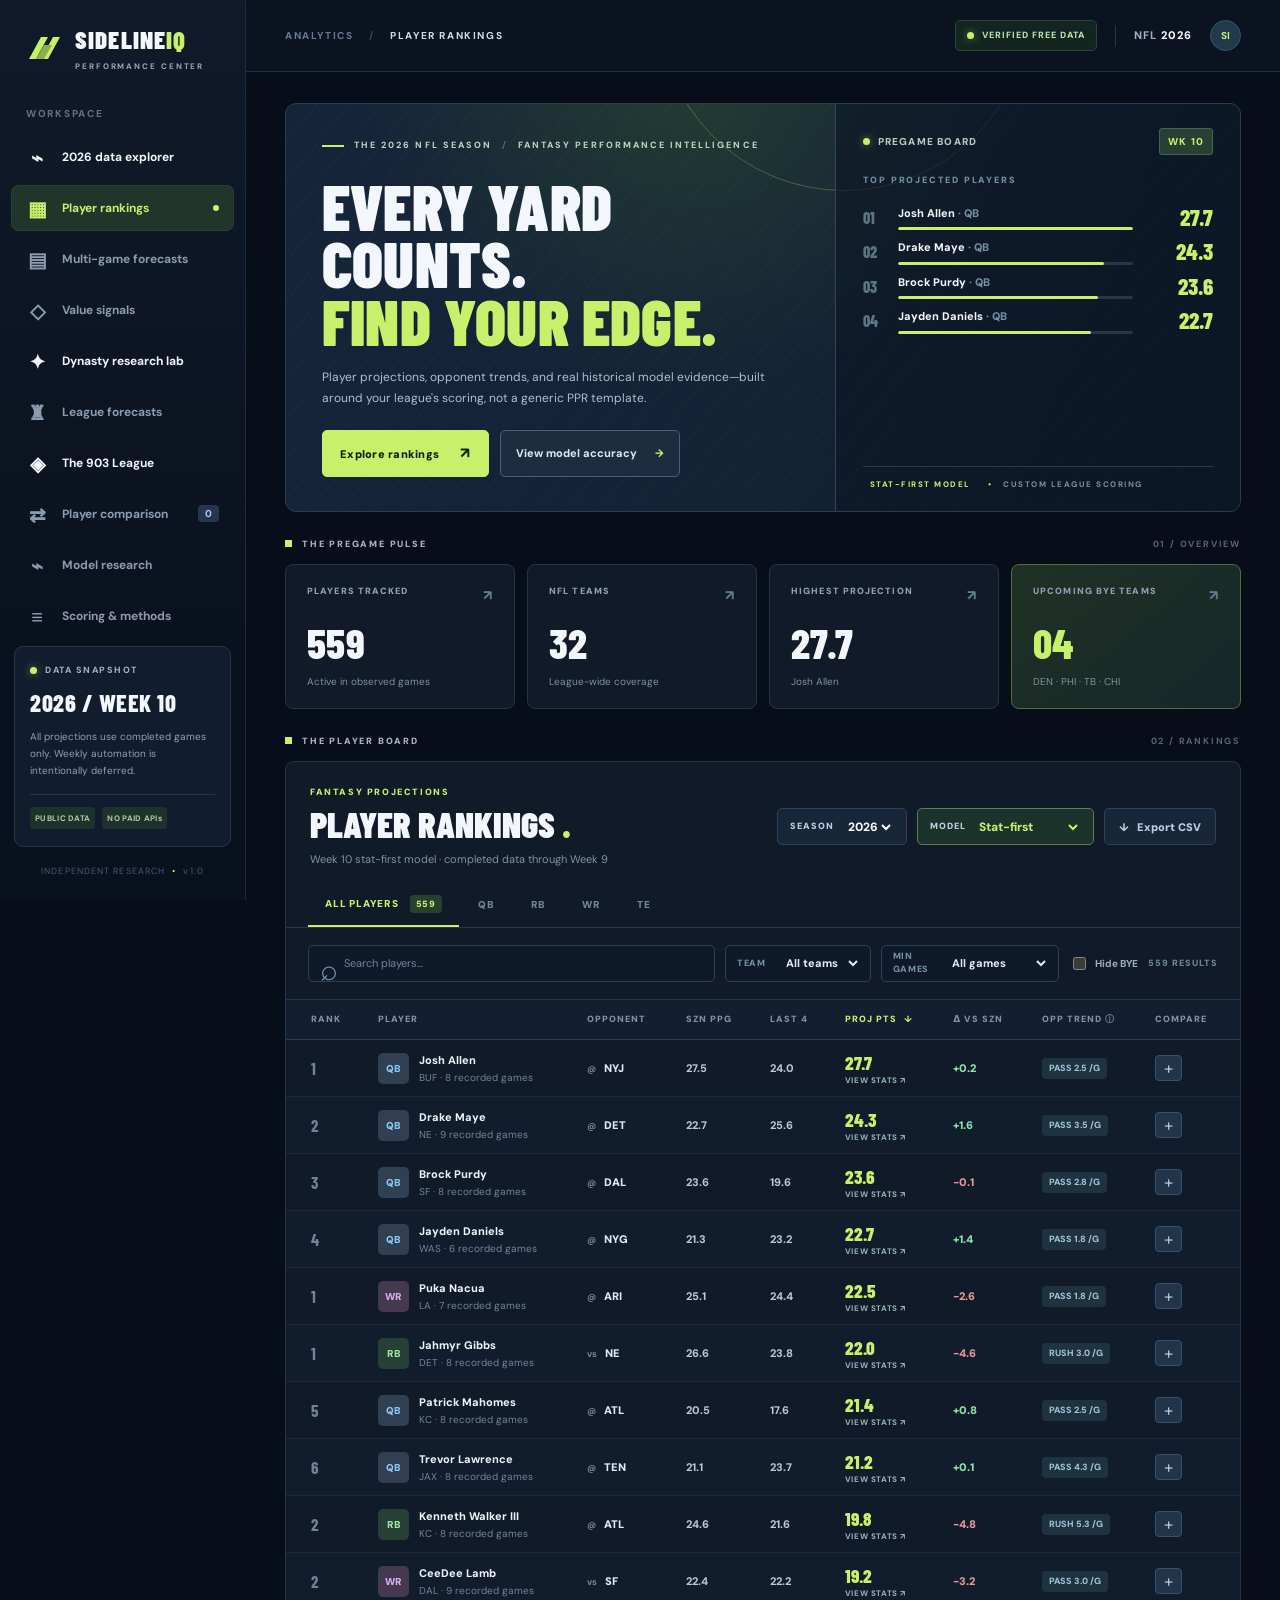
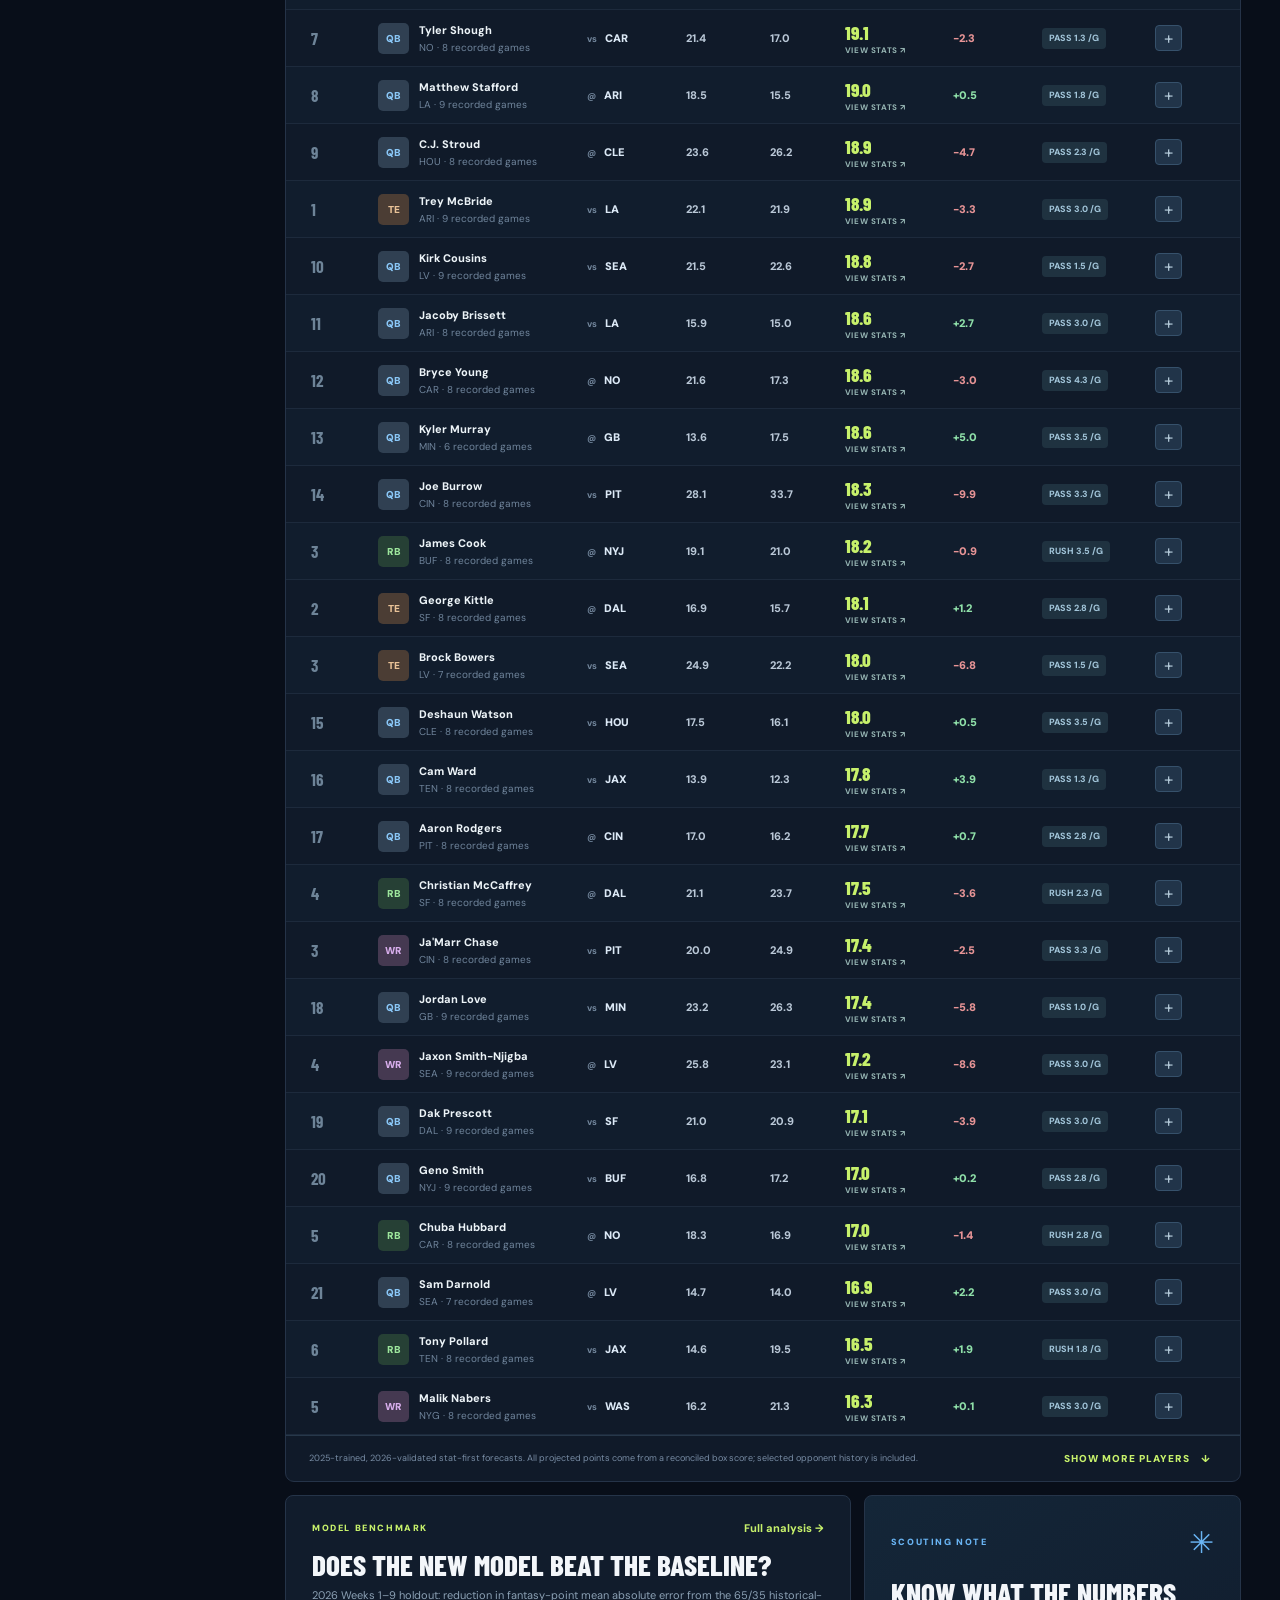
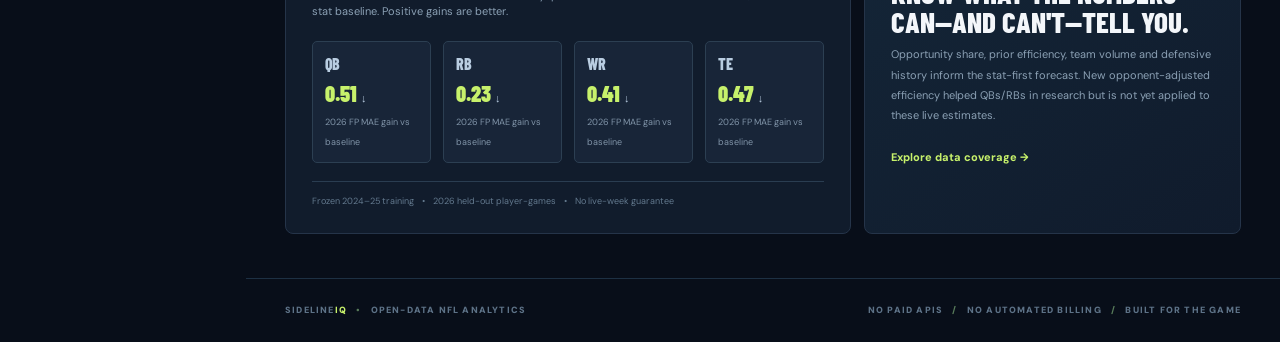
<file: index.html>
<!doctype html>
<html lang="en">
<head>
  <meta charset="UTF-8" />
  <meta name="viewport" content="width=device-width,initial-scale=1" />
  <meta name="theme-color" content="#080f1b" />
  <meta name="description" content="Independent NFL fantasy projections and matchup research. Custom scoring, verified free source data, and transparent model comparisons." />
  <title>Sideline Intelligence | NFL Performance Center</title>
  <link rel="stylesheet" href="./assets/styles.css?v=sleeper-league-20261115" />
</head>
<body>
  <div class="shell">
    <aside class="sidebar" aria-label="Main navigation">
      <div class="brand">
        <div class="brand-icon" aria-hidden="true">
          <svg viewBox="0 0 42 42" fill="none"><path d="M6 31 18 9h7L13 31H6Z" fill="#c7f16b"/><path d="M18 31 30 9h7L25 31h-7Z" fill="#c7f16b"/><path d="m21 17 8 0-8 14h-8l8-14Z" fill="#8aaf4d"/></svg>
        </div>
        <div class="brand-copy"><strong>SIDELINE<span>IQ</span></strong><small>PERFORMANCE CENTER</small></div>
      </div>
      <div class="nav-label">WORKSPACE</div>
      <nav class="nav-items">
        <a class="nav-item" href="./explorer-v2.html" style="text-decoration:none;color:inherit"><span class="nav-icon">⌁</span><span>2026 data explorer</span></a>
        <button class="nav-item active" data-view="rankings" aria-current="page"><span class="nav-icon">▦</span><span>Player rankings</span><span class="nav-indicator"></span></button>
        <button class="nav-item" data-view="forecasts"><span class="nav-icon">▤</span><span>Multi-game forecasts</span></button>
        <button class="nav-item" data-view="value"><span class="nav-icon">◇</span><span>Value signals</span></button>
        <a class="nav-item" href="./research.html" style="text-decoration:none;color:inherit"><span class="nav-icon">✦</span><span>Dynasty research lab</span></a>
        <button class="nav-item" data-view="league"><span class="nav-icon">♜</span><span>League forecasts</span></button>
        <a class="nav-item" href="./sleeper.html" style="text-decoration:none;color:inherit"><span class="nav-icon">◈</span><span>The 903 League</span></a>
        <button class="nav-item" data-view="comparison"><span class="nav-icon">⇄</span><span>Player comparison</span><span id="compareNavCount" class="nav-count">0</span></button>
        <button class="nav-item" data-view="research"><span class="nav-icon">⌁</span><span>Model research</span></button>
        <button class="nav-item" data-view="methodology"><span class="nav-icon">≡</span><span>Scoring & methods</span></button>
      </nav>
      <div class="sidebar-bottom">
        <div class="status-card">
          <div class="status-title"><span class="signal-dot"></span> DATA SNAPSHOT</div>
          <strong>2026 / WEEK <span id="sidebarWeek">10</span></strong>
          <p>All projections use completed games only. Weekly automation is intentionally deferred.</p>
          <div class="status-foot"><span>PUBLIC DATA</span><span>NO PAID APIs</span></div>
        </div>
        <div class="sidebar-credit">INDEPENDENT RESEARCH <span>•</span> v1.0</div>
      </div>
    </aside>

    <div class="main-column">
      <header class="topbar">
        <div class="topbar-left">
          <button class="mobile-menu" id="menuToggle" aria-label="Toggle navigation">☰</button>
          <span class="breadcrumbs">ANALYTICS <span>/</span> <strong id="breadcrumb">PLAYER RANKINGS</strong></span>
        </div>
        <div class="topbar-right">
          <div class="source-pill"><span class="signal-dot"></span> VERIFIED FREE DATA</div>
          <div class="topbar-separator"></div>
          <span class="season-top">NFL <span id="headerSeason">2026</span></span>
          <span class="avatar" aria-label="Sideline IQ">SI</span>
        </div>
      </header>

      <main class="content">
        <div class="load-error" id="loadError" role="alert" hidden>Dashboard data could not be loaded. Please refresh or check that the data file is deployed alongside the site.</div>

        <section id="view-rankings" class="view active" aria-labelledby="heroTitle">
          <div class="hero">
            <div class="hero-copy">
              <div class="eyebrow"><span class="eyebrow-line"></span> THE 2026 NFL SEASON <span class="eyebrow-divider">/</span> FANTASY PERFORMANCE INTELLIGENCE</div>
              <h1 id="heroTitle">Every yard counts.<br/><em>Find your edge.</em></h1>
              <p>Player projections, opponent trends, and real historical model evidence—built around your league's scoring, not a generic PPR template.</p>
              <div class="hero-actions">
                <button class="primary-btn" id="jumpRankings">Explore rankings <span>↗</span></button>
                <button class="ghost-btn" data-go="research">View model accuracy <span>→</span></button>
              </div>
            </div>
            <div class="hero-side">
              <div class="hero-side-top"><span><span class="pulse-dot"></span> PREGAME BOARD</span><span class="hero-side-week" id="heroWeek">WK 10</span></div>
              <div class="hero-side-label">TOP PROJECTED PLAYERS</div>
              <div id="heroLeaders" class="leader-bars">
                <div class="loading-line"></div><div class="loading-line"></div><div class="loading-line"></div>
              </div>
              <div class="hero-side-footer"><span id="heroModelLabel">STAT-FIRST MODEL</span> <span>•</span> CUSTOM LEAGUE SCORING</div>
            </div>
          </div>

          <div class="section-kicker"><span>THE PREGAME PULSE</span><span class="kicker-right">01 / OVERVIEW</span></div>
          <div class="metric-grid" id="metricGrid">
            <article class="metric-card"><div class="metric-label">PLAYERS TRACKED <span>↗</span></div><strong id="metricPlayers">—</strong><small>Active in observed games</small></article>
            <article class="metric-card"><div class="metric-label">NFL TEAMS <span>↗</span></div><strong id="metricTeams">—</strong><small>League-wide coverage</small></article>
            <article class="metric-card"><div class="metric-label">HIGHEST PROJECTION <span>↗</span></div><strong id="metricTop">—</strong><small id="metricTopName">Top-ranked player</small></article>
            <article class="metric-card accent-card"><div class="metric-label">UPCOMING BYE TEAMS <span>↗</span></div><strong id="metricByes">—</strong><small>Excluded from live matchups</small></article>
          </div>

          <section class="rank-section" id="rankingsAnchor">
            <div class="section-kicker"><span>THE PLAYER BOARD</span><span class="kicker-right">02 / RANKINGS</span></div>
            <div class="board">
              <div class="board-header">
                <div><div class="board-caption">FANTASY PROJECTIONS</div><h2>Player rankings <span class="title-dot">.</span></h2><p id="boardDescription">Week 10 validated stat-first projections · strictly prior-week data</p></div>
                <div class="board-header-actions">
                  <label class="select-wrap season-wrap">SEASON <select id="seasonSelect" aria-label="Select season"><option value="2026">2026</option><option value="2025">2025</option></select></label>
                  <label class="select-wrap model-wrap" id="modelFilterWrap">MODEL <select id="modelSelect" aria-label="Select projection method"><option value="stat-first">Stat-first</option><option value="baseline">65/35 baseline</option></select></label>
                  <button class="outline-btn" id="exportCsv" title="Download filtered rows as CSV">↓ <span>Export CSV</span></button>
                </div>
              </div>
              <div class="position-tabs" role="group" aria-label="Filter position">
                <button class="position-tab active" data-position="ALL">ALL PLAYERS <span id="countAll">—</span></button>
                <button class="position-tab" data-position="QB">QB</button>
                <button class="position-tab" data-position="RB">RB</button>
                <button class="position-tab" data-position="WR">WR</button>
                <button class="position-tab" data-position="TE">TE</button>
              </div>
              <div class="filter-row">
                <label class="search-box"><span aria-hidden="true">⌕</span><input id="playerSearch" placeholder="Search players..." aria-label="Search players" autocomplete="off"/></label>
                <label class="filter-select">TEAM <select id="teamFilter" aria-label="Filter team"><option value="ALL">All teams</option></select></label>
                <label class="filter-select">MIN GAMES <select id="gamesFilter" aria-label="Minimum observed games"><option value="0">All games</option><option value="3">3+</option><option value="5">5+</option><option value="8">8+</option></select></label>
                <label class="check-field" id="byeFilterLabel"><input type="checkbox" id="hideByes"/>Hide BYE</label>
                <div class="result-label"><span id="rowCount">—</span> RESULTS</div>
              </div>
              <div class="table-scroller">
                <table class="ranking-table">
                  <thead><tr>
                    <th><button class="sort-btn" data-sort="position_rank">RANK</button></th>
                    <th><button class="sort-btn" data-sort="name">PLAYER</button></th>
                    <th>OPPONENT</th>
                    <th><button class="sort-btn" data-sort="ppg">SZN PPG</button></th>
                    <th><button class="sort-btn" data-sort="recent_ppg">LAST 4</button></th>
                    <th><button class="sort-btn current" data-sort="expected_ppg">PROJ PTS <span>↓</span></button></th>
                    <th><button class="sort-btn" data-sort="delta">Δ VS SZN</button></th>
                    <th>OPP TREND <span class="help-icon" title="Opponent's prior four defensive games. Selected opponent history is used by stat-first models; newer quality-adjusted measures remain experimental.">ⓘ</span></th>
                    <th class="actions-head">COMPARE</th>
                  </tr></thead>
                  <tbody id="rankBody"><tr><td colspan="9" class="table-loading">Loading verified player statistics...</td></tr></tbody>
                </table>
              </div>
              <div class="board-footer"><span id="tableFootnote">Stat-first: forecast box-score stats first, then sum custom fantasy points.</span><button id="loadMore" class="show-more">SHOW MORE PLAYERS <span>↓</span></button></div>
            </div>
          </section>

          <div class="insight-grid">
            <section class="insight-card">
              <div class="insight-head"><span class="microtag">MODEL BENCHMARK</span><button class="text-btn" data-go="research">Full analysis →</button></div>
              <h3>Does the new model beat the baseline?</h3><p>2026 Weeks 1–9 holdout: reduction in fantasy-point mean absolute error from the 65/35 historical-stat baseline. Positive gains are better.</p>
              <div id="accuracyMini" class="accuracy-mini"></div>
              <div class="insight-foot">Frozen 2024–25 training <span>•</span> 2026 held-out player-games <span>•</span> No live-week guarantee</div>
            </section>
            <section class="insight-card scouting-card">
              <div class="insight-head"><span class="microtag blue">SCOUTING NOTE</span><span class="spark-star">✳</span></div>
              <h3>Know what the numbers can—and can't—tell you.</h3>
              <p>Opportunity share, prior efficiency, team volume and defensive history inform the stat-first forecast. New opponent-adjusted efficiency helped QBs/RBs in research but is not yet applied to these live estimates.</p>
              <button class="text-btn" data-go="methodology">Explore data coverage →</button>
            </section>
          </div>
        </section>

        <section id="view-forecasts" class="view alt-view" aria-labelledby="forecastHeading">
          <div class="alt-head lab-head"><div class="eyebrow"><span class="eyebrow-line"></span> WEEK 9 DATA CUTOFF / RESEARCH V1</div>
            <h1 id="forecastHeading">See the next game.<br/><em>See the season.</em></h1>
            <p>A separate 251-player research forecast for the next scheduled game, next four team games, and the rest of the regular season. Each fantasy projection is calculated from its predicted passing, rushing and receiving stats.</p>
            <span class="lab-warning">RESEARCH PREVIEW · CONDITIONAL ON PLAYING · WEEK 10 RESULTS EXCLUDED</span>
          </div>
          <div id="labLoad" class="lab-status" role="status">Loading the 251-player forecast snapshot…</div>
          <div class="lab-summary" id="labSummary" hidden></div>
          <div class="board lab-board">
            <div class="board-header"><div><div class="board-caption">MULTI-HORIZON FORECAST</div><h2>Upcoming player projections <span class="title-dot">.</span></h2><p>Game totals, four scheduled games and ROS totals—by the same underlying research data.</p></div>
              <button class="outline-btn" id="labCsv">↓ <span>Export forecasts</span></button>
            </div>
            <div class="filter-row lab-filters"><label class="search-box"><span aria-hidden="true">⌕</span><input id="forecastSearch" placeholder="Find a player or team…" aria-label="Search forecast players"/></label>
              <label class="filter-select">POSITION <select id="forecastPos" aria-label="Filter forecast position"><option value="ALL">All positions</option><option value="QB">QB</option><option value="RB">RB</option><option value="WR">WR</option><option value="TE">TE</option></select></label>
              <span class="result-label" id="forecastCount">— PLAYERS</span></div>
            <div class="table-scroller"><table class="ranking-table lab-table"><thead><tr>
              <th>PLAYER</th><th>NEXT GAME</th><th><button class="sort-btn" data-forecast-sort="next">GAME PTS</button></th>
              <th><button class="sort-btn" data-forecast-sort="four">NEXT 4 PTS</button></th><th><button class="sort-btn" data-forecast-sort="ros">ROS PTS</button></th>
              <th><button class="sort-btn" data-forecast-sort="gap">MODEL − RECENT</button></th><th>PLAYER CARD</th>
            </tr></thead><tbody id="forecastRows"><tr><td colspan="7" class="table-loading">Loading research projections…</td></tr></tbody></table></div>
            <div class="board-footer"><span>Weeks 2+ are allocations of horizon totals, not independent opponent-specific forecasts.</span><button id="labMore" class="show-more">SHOW MORE PLAYERS ↓</button></div>
          </div>
          <div class="lab-note">Next-four and ROS projections are sums across scheduled games, not per-game averages. All projections omit injury, availability and participation adjustments. Historical error bands in player cards are <strong>not calibrated prediction intervals</strong>.</div>
        </section>

        <section id="view-value" class="view alt-view" aria-labelledby="valueHeading">
          <div class="alt-head lab-head"><div class="eyebrow"><span class="eyebrow-line"></span> PRODUCTION VS MODEL / RESEARCH V1</div>
            <h1 id="valueHeading">Spot the gap.<br/><em>Question the price.</em></h1>
            <p>Compare a player's next-game statistical forecast with their last six recorded appearances. A positive gap flags modeled improvement; a negative gap flags potential regression. Neither proves underlying talent, trade value or injury status.</p>
            <span class="lab-warning">DESCRIPTIVE SIGNALS ONLY · NO MARKET PRICES OR INDEPENDENT TALENT SCORES</span>
          </div>
          <div class="lab-value-filter"><label class="search-box"><span aria-hidden="true">⌕</span><input id="valueSearch" placeholder="Search players…" aria-label="Search value candidates"/></label>
            <label class="filter-select">POSITION <select id="valuePos" aria-label="Filter value position"><option value="ALL">All positions</option><option value="QB">QB</option><option value="RB">RB</option><option value="WR">WR</option><option value="TE">TE</option></select></label></div>
          <div class="lab-value-grid"><section class="lab-signal-panel"><div class="lab-panel-top"><span class="microtag">MODEL ABOVE RECENT FORM</span><strong>Positive gap ↑</strong></div><p>Possible rebound or increased production, conditional on playing.</p><div id="valuePositive"></div></section>
            <section class="lab-signal-panel"><div class="lab-panel-top"><span class="microtag">MODEL BELOW RECENT FORM</span><strong>Negative gap ↓</strong></div><p>Recent scoring exceeds this model's next-game expectation.</p><div id="valueNegative"></div></section></div>
          <div class="lab-metric-panel"><div class="lab-panel-top"><div><span class="microtag">METRIC EFFECTIVENESS / HISTORICAL 2025</span><h2>Which inputs improved the estimates?</h2></div>
            <label class="filter-select">POSITION <select id="metricPos" aria-label="Filter metric study position"><option value="QB">QB</option><option value="RB">RB</option><option value="WR">WR</option><option value="TE">TE</option></select></label></div>
            <p>This compares the basic model with the fuller feature group on 2025 stat-by-stat research. Positive percentage-point changes favored the added features; negative changes did not. It does not establish causality or validate the exact released horizon model.</p>
            <div class="table-scroller"><table class="ranking-table lab-table"><thead><tr><th>STAT FORECAST</th><th>BASIC VS BASELINE</th><th>FULL VS BASELINE</th><th>ADDED FEATURES Δ</th></tr></thead><tbody id="labMetricRows"></tbody></table></div>
            <p class="lab-caveat">The requested NGS-style separation, cushion, RYOE, time-to-throw and CPOE inputs are not all verified in this free snapshot. We show only tested historical feature groups and explicitly leave independent talent scores unavailable.</p>
          </div>
        </section>

        <section id="view-league" class="view alt-view" aria-labelledby="leagueHeading">
          <div class="alt-head lab-head"><div class="eyebrow"><span class="eyebrow-line"></span> THE 903 LEAGUE / SLEEPER × SIDELINE IQ</div>
            <h1 id="leagueHeading">Your league.<br/><em>Our projections.</em></h1>
            <p>All fantasy teams, lineup projections, league matchups and rest-of-season outlooks—using Sleeper's public roster data and our independent Week 9 statistical forecasts.</p>
            <span class="lab-warning">FREE LIVE ROSTER LOOKUP · FROZEN RESEARCH THROUGH WEEK 9 · NO INJURY OR SNAP ADJUSTMENT</span>
          </div>
          <div class="league-connect"><div><span class="microtag">SLEEPER LEAGUE</span><label for="sleeperLeagueId">League ID or Sleeper link</label>
              <input id="sleeperLeagueId" value="1312056699070197760" autocomplete="off" inputmode="text" aria-label="Sleeper league ID or link" />
              <small>Saved only in this browser. Change the ID to inspect another league.</small></div>
            <button class="primary-btn" id="sleeperConnect">Load / refresh league ↻</button></div>
          <div class="lab-status" id="sleeperStatus" role="status">Open this tab to load The 903 League. No login or API key required.</div>
          <div class="league-overview" id="sleeperOverview" hidden></div>
          <div class="league-controls" id="sleeperControls" hidden>
            <label class="filter-select">WEEK <select id="sleeperWeek" aria-label="Select forecast week"><option value="10">10</option><option value="11">11</option><option value="12">12</option><option value="13">13</option><option value="14">14</option><option value="15">15</option><option value="16">16</option><option value="17">17</option><option value="18">18</option></select></label>
            <div class="league-horizons" role="group" aria-label="League projection horizon">
              <button class="active" data-league-horizon="week">Selected week</button><button data-league-horizon="four">Next 4 weeks</button><button data-league-horizon="ros">ROS</button>
            </div>
          </div>
          <div id="sleeperMatchups" class="league-matchups"></div>
          <div class="league-section-label"><h2>Projected league standings <span class="title-dot">.</span></h2><p>Optimized starting lineups under your league's roster positions—not Sleeper's live fantasy scores.</p></div>
          <div class="league-table-wrap"><div class="table-scroller"><table class="ranking-table league-table"><thead><tr>
            <th>RANK</th><th>FANTASY TEAM</th><th>RECORD</th><th>PROJECTED STARTER POINTS</th><th>MODELED COVERAGE</th><th>VIEW</th>
          </tr></thead><tbody id="sleeperTeams"><tr><td colspan="6" class="table-loading">League projections will appear here.</td></tr></tbody></table></div></div>
          <div id="sleeperDetail" class="league-detail"></div>
          <p class="lab-note">These projections assume the current roster stays intact and that projected players participate. The system optimizes a potential lineup for each scheduled week; it does <strong>not</strong> predict managers' actual start/sit decisions. Missing model coverage is disclosed, not treated as evidence of zero player ability. Scoring uses the eight fantasy categories approved for Sideline IQ, which may differ from ancillary Sleeper league settings.</p>
        </section>

        <section id="view-comparison" class="view alt-view" aria-labelledby="compareHeading">
          <div class="alt-head"><div class="eyebrow"><span class="eyebrow-line"></span> DECISION WORKBENCH / 02</div><h1 id="compareHeading">Head-to-head.<br/><em>No guesswork.</em></h1><p>Pin two players from the rankings to compare their expected points, four-game form, and weekly consistency.</p></div>
          <div class="compare-pickers">
            <label>PLAYER ONE <select id="compareFirst"><option value="">Choose a player</option></select></label>
            <span class="versus">VS</span>
            <label>PLAYER TWO <select id="compareSecond"><option value="">Choose a player</option></select></label>
          </div>
          <div id="compareResults" class="compare-grid"><div class="empty-state wide">Select two players to see your matchup.</div></div>
          <div class="compare-footnote">The 2026 stat-first models use prior player, team and opponent tendencies. There is no injury adjustment, and advanced opponent-quality adjustments are still experimental.</div>
        </section>

        <section id="view-research" class="view alt-view" aria-labelledby="researchHeading">
          <div class="alt-head"><div class="eyebrow"><span class="eyebrow-line"></span> VALIDATION LAB / 03</div><h1 id="researchHeading">Trust the test.<br/><em>Challenge the model.</em></h1><p>2025-selected, stat-first models validated against nine complete 2026 weeks. All predictions use your scoring and information from earlier games.</p></div>
          <div class="research-banner"><span class="research-banner-icon">✓</span><div><strong>2026 holdout validation complete</strong><p>2,616 recorded-opportunity player-games across Weeks 1–9, with model weights trained on 2024–25. The additional opponent-efficiency experiment is exploratory.</p></div><span class="research-banner-tag">2026 HOLDOUT</span></div>
          <div class="research-grid" id="researchCards"></div>
          <div class="research-method"><span class="microtag">READ THE RESULT</span><h3>What counts as a meaningful win?</h3><div class="method-steps"><div><span>01</span><strong>Beat the history baseline</strong><p>Compare projected-stat fantasy errors against 65/35 historical stats.</p></div><div><span>02</span><strong>Hold out a new season</strong><p>Freeze 2024–25 model fitting and evaluate 2026 weeks separately.</p></div><div><span>03</span><strong>Use plausible stat lines</strong><p>Reconcile targets, catches, carries and touchdowns before scoring.</p></div></div><p class="research-caveat">* Adjusted-defense experiment is not part of the production projections. A positive result on 2026 is exploratory until verified again on untouched games.</p></div>
        </section>

        <section id="view-methodology" class="view alt-view" aria-labelledby="methodHeading">
          <div class="alt-head"><div class="eyebrow"><span class="eyebrow-line"></span> THE PLAYBOOK / 04</div><h1 id="methodHeading">Built for<br/><em>your league.</em></h1><p>Predict the box score, derive the fantasy score, and show every component. No subscriptions or paid-data dependencies.</p></div>
          <div class="method-grid">
            <section class="method-card"><span class="microtag">CUSTOM SCORING</span><h3>The points system</h3><div class="scoring-list">
              <div><span>Passing yard</span><strong>0.05</strong></div>
              <div><span>Passing TD</span><strong>4.0</strong></div>
              <div><span>Interception</span><strong class="negative">−2.0</strong></div>
              <div><span>Rushing / receiving yard</span><strong>0.10</strong></div>
              <div><span>Rushing / receiving TD</span><strong>6.0</strong></div>
              <div><span>RB / WR reception</span><strong>1.0</strong></div>
              <div><span>TE reception</span><strong>1.5</strong></div>
            </div></section>
            <section class="method-card"><span class="microtag">PREGAME ENGINE</span><h3>How the projection works</h3><div class="formula"><strong>01</strong> <span>PREDICT CARRIES, TARGETS & ATTEMPTS</span><div class="formula-plus">↓</div><strong>02</strong> <span>ESTIMATE YARDS, CATCHES, TDs & INTs</span><div class="formula-plus">↓</div><strong>03</strong> <span>SUM EXACT FANTASY POINTS</span></div><p>QB/TE use nonlinear per-stat models; RB/WR use regularized football-analytics models. All inputs end before Week 10. You can switch back to the 65/35 historical-stat baseline from the rankings.</p></section>
          </div>
          <section class="coverage-card"><span class="microtag">FEATURE AVAILABILITY</span><h3>What we can verify for free</h3><div class="coverage-table">
            <div><span>QB passing air yards / attempt</span><strong class="available">AVAILABLE</strong></div>
            <div><span>Opponent explosive rush/pass plays allowed</span><strong class="available">AVAILABLE</strong></div>
            <div><span>Opponent air yards / YAC allowed</span><strong class="available">AVAILABLE</strong></div>
            <div><span>QB rushes inside the 10</span><strong class="unavailable">DEFERRED</strong></div>
            <div><span>Rushing yards over expected (RYOE)</span><strong class="unavailable">NOT VERIFIED</strong></div>
            <div><span>Slot / outside / inline alignment splits</span><strong class="unavailable">DEFERRED</strong></div>
          </div><p class="source-note">Source: publicly available <a href="https://github.com/nflverse/nflverse-data/releases/tag/stats_player" target="_blank" rel="noopener">nflverse weekly player statistics</a> and the existing 2024–25 player-game research. Matchup descriptors use completed defensive games. Week 10 is a pregame snapshot based on data through Week 9.</p></section>
        </section>
      </main>
      <footer class="footer"><span>SIDELINE<span class="lime">IQ</span> <span class="divider-dot">•</span> OPEN-DATA NFL ANALYTICS</span><span>NO PAID APIS <span class="divider-dot">/</span> NO AUTOMATED BILLING <span class="divider-dot">/</span> BUILT FOR THE GAME</span></footer>
    </div>
  </div>

  <div class="drawer-backdrop" id="drawerBackdrop" hidden></div>
  <aside class="player-drawer" id="playerDrawer" aria-label="Player details" aria-modal="true" role="dialog" hidden>
    <div class="drawer-head"><span>PLAYER INTELLIGENCE</span><button class="drawer-close" id="drawerClose" aria-label="Close player details">×</button></div>
    <div id="drawerContent"></div>
  </aside>
  <div class="drawer-backdrop" id="labDrawerBackdrop" hidden></div>
  <aside class="player-drawer" id="labDrawer" aria-label="Research player card" aria-modal="true" role="dialog" hidden>
    <div class="drawer-head"><span>RESEARCH PLAYER CARD</span><button class="drawer-close" id="labDrawerClose" aria-label="Close research player card">×</button></div>
    <div id="labDrawerContent"></div>
  </aside>
  <script src="./assets/research-lab.js?v=research-v1-metrics-20261115" defer></script>
  <script src="./assets/sleeper-core.js?v=sleeper-league-20261115" defer></script>
  <script src="./assets/sleeper-league.js?v=sleeper-league-20261115" defer></script>
  <script src="./assets/app.js?v=sleeper-league-20261115" defer></script>
</body>
</html>
</file>
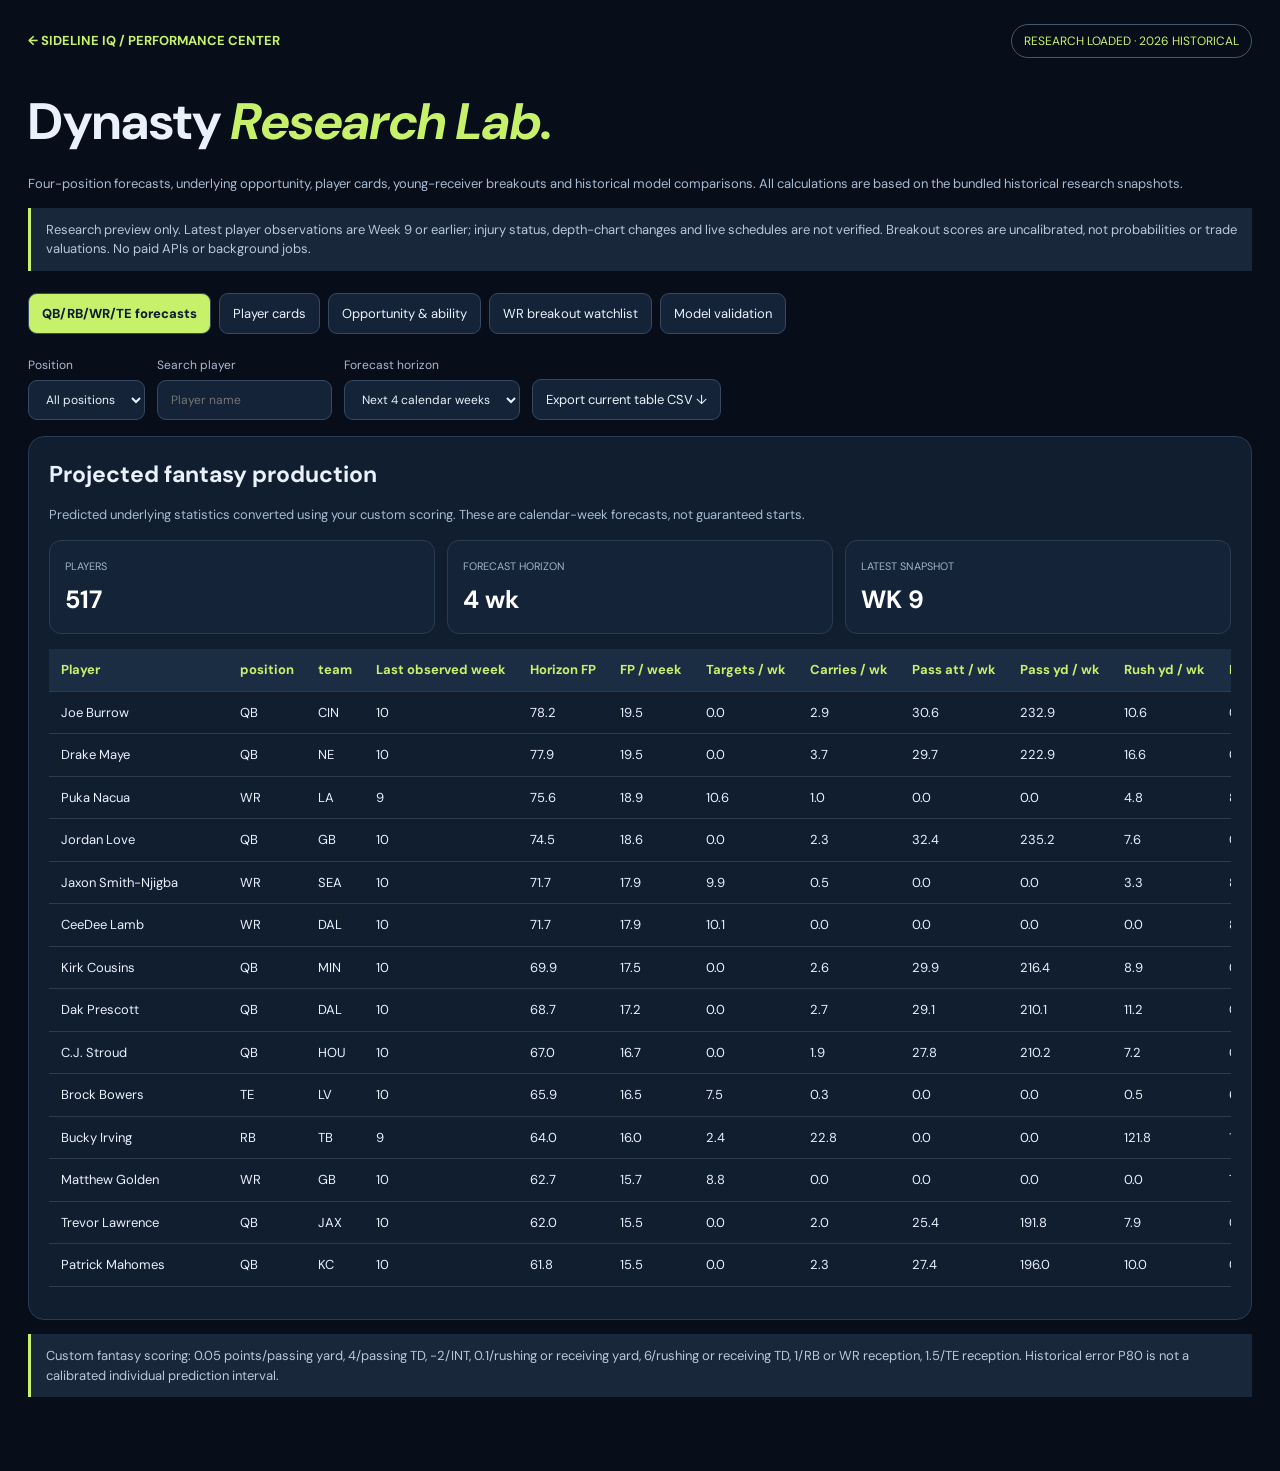
<file: research.html>
<!doctype html><html lang="en"><head><meta charset="utf-8"><meta name="viewport" content="width=device-width,initial-scale=1">
<title>Sideline IQ | Dynasty Research</title><link rel="stylesheet" href="./assets/styles.css">
<style>
.research-shell{max-width:1480px;margin:auto;padding:24px 28px 60px;color:#eaf1fb}
.research-top{display:flex;justify-content:space-between;align-items:center;gap:16px;flex-wrap:wrap}
.research-top a{color:#c7f16b;text-decoration:none;font-weight:700}
.research-shell h1{font-size:clamp(32px,4vw,56px);margin:26px 0 8px}
.research-shell p{color:#a8bad1;line-height:1.55}
.research-pill{display:inline-block;padding:7px 12px;border:1px solid #45596b;border-radius:99px;color:#c7f16b;font-size:12px}
.research-nav{display:flex;gap:8px;flex-wrap:wrap;margin:22px 0}
.research-nav button,.research-filters select,.research-filters input,.research-shell button{background:#152338;color:#eaf1fb;border:1px solid #354960;border-radius:9px;padding:10px 13px;cursor:pointer}
.research-nav button.active{background:#c7f16b;color:#101b2c;font-weight:800}
.research-filters{display:flex;flex-wrap:wrap;gap:12px;align-items:end;margin:16px 0}
.research-filters label{display:flex;flex-direction:column;gap:6px;font-size:12px;color:#a8bad1}
.research-panel{background:#111e30;border:1px solid #293b52;border-radius:16px;padding:20px;margin-top:16px}
.research-panel h2{margin:0 0 12px;font-size:23px}
.research-table{overflow:auto;max-height:650px}
.research-table table{width:100%;border-collapse:collapse;font-size:13px}
.research-table th{position:sticky;top:0;background:#1b2d43;text-align:left;color:#c7f16b;white-space:nowrap}
.research-table td,.research-table th{padding:11px 12px;border-bottom:1px solid #2b3c51}
.research-table td{white-space:nowrap}
.research-table tr:hover td{background:#1a2b42}
.research-table tr[data-player]{cursor:pointer}
.research-metrics{display:grid;grid-template-columns:repeat(auto-fit,minmax(160px,1fr));gap:12px;margin:15px 0}
.research-metric{background:#152338;padding:15px;border-radius:12px;border:1px solid #2b3c51}
.research-metric strong{display:block;font-size:25px;color:#fff;margin-top:5px}
.research-metric small{color:#9fb3cc}
.research-note{border-left:3px solid #c7f16b;padding:12px 15px;background:#182739;margin:14px 0;color:#b8c8db;font-size:13px}
.research-panel[hidden]{display:none}
</style></head><body>
<main class="research-shell">
<div class="research-top"><a href="./index.html">← SIDELINE IQ / PERFORMANCE CENTER</a><span class="research-pill">2026 RESEARCH SNAPSHOT · NOT LIVE</span></div>
<h1>Dynasty <em style="color:#c7f16b">Research Lab.</em></h1>
<p>Four-position forecasts, underlying opportunity, player cards, young-receiver breakouts and historical model comparisons. All calculations are based on the bundled historical research snapshots.</p>
<div class="research-note">Research preview only. Latest player observations are Week 9 or earlier; injury status, depth-chart changes and live schedules are not verified. Breakout scores are uncalibrated, not probabilities or trade valuations. No paid APIs or background jobs.</div>
<nav class="research-nav" aria-label="Research sections">
<button class="active" data-tab="forecast">QB/RB/WR/TE forecasts</button>
<button data-tab="cards">Player cards</button>
<button data-tab="opportunity">Opportunity & ability</button>
<button data-tab="breakout">WR breakout watchlist</button>
<button data-tab="validation">Model validation</button>
</nav>
<div class="research-filters"><label>Position<select id="position"><option value="ALL">All positions</option><option>QB</option><option>RB</option><option>WR</option><option>TE</option></select></label><label>Search player<input id="search" placeholder="Player name"></label><label>Forecast horizon<select id="horizon"><option value="4">Next 4 calendar weeks</option><option value="1">Next calendar week</option></select></label><button id="export">Export current table CSV ↓</button></div>
<section id="panel-forecast" class="research-panel"><h2>Projected fantasy production</h2><p>Predicted underlying statistics converted using your custom scoring. These are calendar-week forecasts, not guaranteed starts.</p><div id="forecastMetrics" class="research-metrics"></div><div id="forecastTable" class="research-table"></div></section>
<section id="panel-cards" class="research-panel" hidden><h2>Individual player cards</h2><p>Four-appearance projections are distinct from four-calendar-week forecasts.</p><label>Choose player <select id="cardPlayer"></select></label><div id="cardDetails"></div></section>
<section id="panel-opportunity" class="research-panel" hidden><h2>Ability & opportunity diagnostics</h2><p>Historical correlations between measured predictors and subsequent four-week fantasy output. Correlation is not causation or an independent player-quality score.</p><div id="opportunityTable" class="research-table"></div></section>
<section id="panel-breakout" class="research-panel" hidden><h2>First-time young WR breakout watchlist</h2><p>Age 25 or younger; no prior 1,000-yard receiving season or 100-target season. Historical career eligibility is checked before each prediction checkpoint. Scores are not calibrated probabilities.</p><div class="research-filters"><label>Checkpoint<select id="checkpoint"></select></label><label>Research outcome<select id="outcome"></select></label></div><div id="breakoutTable" class="research-table"></div></section>
<section id="panel-validation" class="research-panel" hidden><h2>Historical model selection</h2><p>Position- and statistic-specific chronological comparisons. Lower mean absolute error is better; no claim of calibrated rest-of-season or trade-value predictions.</p><div id="validationTable" class="research-table"></div></section>
<div class="research-note">Custom fantasy scoring: 0.05 points/passing yard, 4/passing TD, −2/INT, 0.1/rushing or receiving yard, 6/rushing or receiving TD, 1/RB or WR reception, 1.5/TE reception. Historical error P80 is not a calibrated individual prediction interval.</div>
</main><script src="./assets/dynasty-research.js?v=20261118-interactions-fix2" defer></script></body></html>
</file>
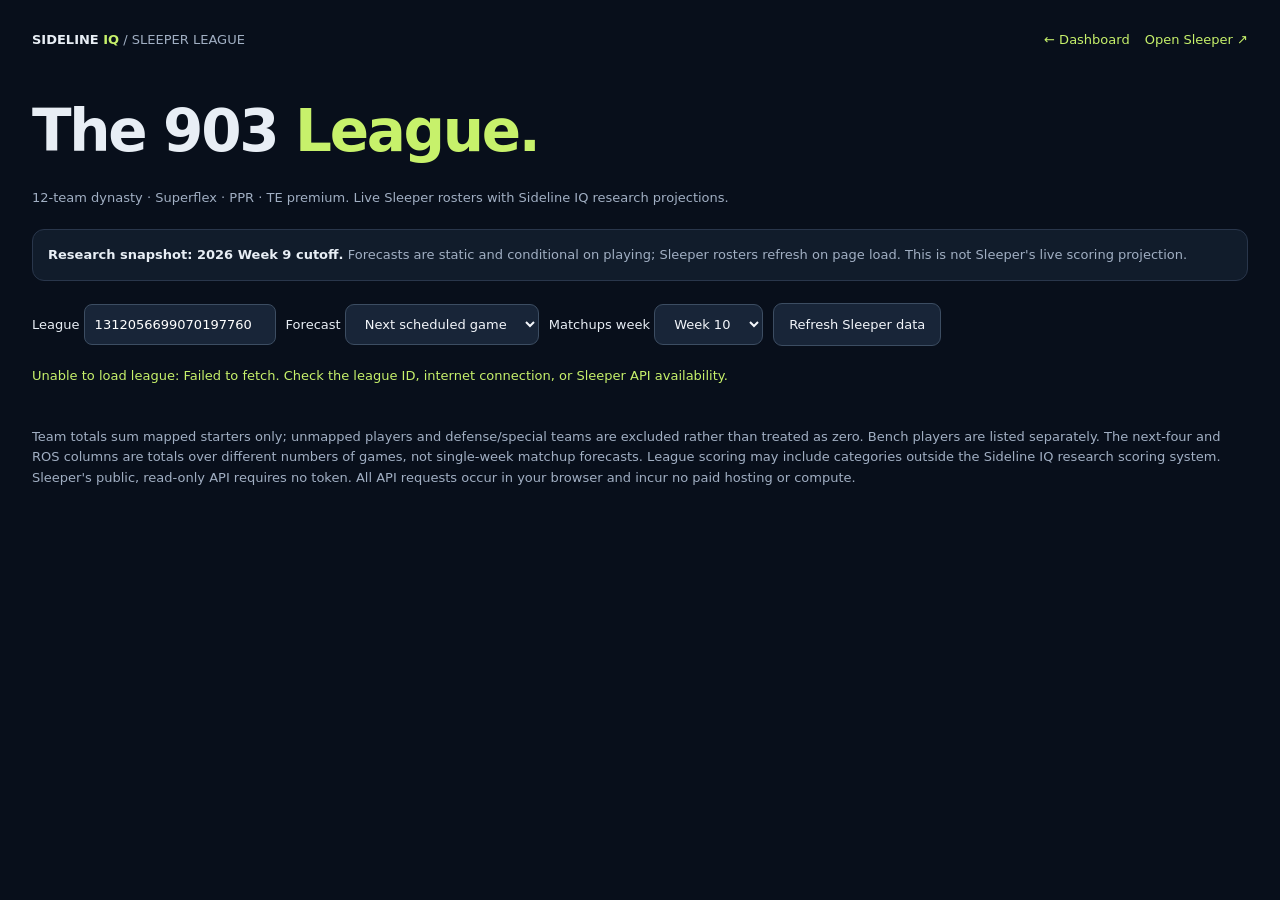
<file: sleeper.html>
<!doctype html><html lang="en"><head><meta charset="utf-8"><meta name="viewport" content="width=device-width,initial-scale=1"><title>The 903 League | Sideline IQ</title><link rel="stylesheet" href="./assets/styles.css?v=research-v1-20261115"><style>
body{background:#080f1b;color:#e8eef5;font-family:Inter,system-ui,sans-serif;margin:0}.league-shell{max-width:1260px;margin:auto;padding:30px 22px 70px}.league-top{display:flex;justify-content:space-between;gap:12px;align-items:center;flex-wrap:wrap}.league-top a{color:#c7f16b;text-decoration:none}.league-title{font-size:clamp(30px,5vw,58px);margin:38px 0 10px;letter-spacing:-.04em}.league-title em{color:#c7f16b;font-style:normal}.muted{color:#a1afc3}.banner{border:1px solid #29364b;border-radius:12px;padding:15px;margin:22px 0;background:#111c2b}.controls{display:flex;gap:10px;flex-wrap:wrap;align-items:center;margin:20px 0}.controls select,.controls button{background:#182538;color:#f3f6fb;border:1px solid #3c4d62;border-radius:9px;padding:11px 15px}.controls button{cursor:pointer}.controls button:hover{border-color:#c7f16b}.grid{display:grid;grid-template-columns:repeat(auto-fit,minmax(280px,1fr));gap:16px}.team{border:1px solid #2b3b50;border-radius:15px;background:#101b2b;padding:18px}.team h2{font-size:20px;margin:0 0 8px}.team .total{font-size:30px;color:#c7f16b;font-weight:800}.team small{color:#a1afc3}.team header{display:flex;justify-content:space-between;gap:10px}.team table{width:100%;border-collapse:collapse;margin-top:14px;font-size:13px}.team td,.team th{border-bottom:1px solid #263548;padding:8px 3px;text-align:left}.team td:last-child,.team th:last-child{text-align:right}.team tr.unmapped{opacity:.55}.pill{background:#25364a;padding:4px 7px;border-radius:6px;color:#d7e3ee}.league-status{color:#c7f16b}.note{font-size:13px;color:#a1afc3;line-height:1.6}.empty{padding:35px;border:1px dashed #44536b;border-radius:12px}.matchups{margin:28px 0}.matchup{display:flex;justify-content:space-between;gap:10px;border:1px solid #2b3b50;border-radius:10px;padding:12px 16px;margin:8px 0;background:#111c2b}.matchup b{color:#c7f16b}.subnav{display:flex;gap:15px;flex-wrap:wrap}.subnav a{color:#c7f16b}input{background:#182538;border:1px solid #3c4d62;color:white;border-radius:8px;padding:10px}
</style></head><body><main class="league-shell"><div class="league-top"><div><strong>SIDELINE <span style="color:#c7f16b">IQ</span></strong> <span class="muted">/ SLEEPER LEAGUE</span></div><div class="subnav"><a href="./index.html">← Dashboard</a><a href="https://sleeper.com/leagues/1312056699070197760" target="_blank" rel="noopener">Open Sleeper ↗</a></div></div>
<h1 class="league-title">The 903 <em>League.</em></h1><p class="muted">12-team dynasty · Superflex · PPR · TE premium. Live Sleeper rosters with Sideline IQ research projections.</p>
<div class="banner"><strong>Research snapshot: 2026 Week 9 cutoff.</strong> <span class="muted">Forecasts are static and conditional on playing; Sleeper rosters refresh on page load. This is not Sleeper's live scoring projection.</span></div>
<div class="controls"><label>League <input id="leagueId" value="1312056699070197760" inputmode="numeric" aria-label="Sleeper league ID"></label><label>Forecast <select id="horizon"><option value="next">Next scheduled game</option><option value="four">Next 4 games (total)</option><option value="ros">Rest of season (total)</option></select></label><label>Matchups week <select id="week"><option value="10">Week 10</option></select></label><button id="reload">Refresh Sleeper data</button></div>
<p class="league-status" id="status" role="status">Loading league data…</p><section class="matchups" id="matchups"></section><div class="grid" id="teams"></div>
<p class="note">Team totals sum mapped starters only; unmapped players and defense/special teams are excluded rather than treated as zero. Bench players are listed separately. The next-four and ROS columns are totals over different numbers of games, not single-week matchup forecasts. League scoring may include categories outside the Sideline IQ research scoring system. Sleeper's public, read-only API requires no token. All API requests occur in your browser and incur no paid hosting or compute.</p>
</main><script>
(()=>{'use strict';
const API='https://api.sleeper.app/v1',by=id=>document.getElementById(id),safe=s=>String(s??'').replace(/[&<>"']/g,c=>({'&':'&amp;','<':'&lt;','>':'&gt;','"':'&quot;',"'":'&#39;'}[c])),fmt=n=>Number.isFinite(n)?n.toFixed(1):'—';
let research,players,league,rosters,users,matchups;
const nameKey=s=>String(s||'').toLowerCase().normalize('NFKD').replace(/[^a-z0-9]/g,'');
async function json(url){const r=await fetch(url,{cache:'no-store'});if(!r.ok)throw Error('HTTP '+r.status+' from '+url);return r.json()}
function points(p){return Number((by('horizon').value==='next'?p.next_game:by('horizon').value==='four'?p.next_four:p.rest_of_season)?.fantasy_points||0)}
function findPlayer(id){const sp=players[id];if(!sp)return null;const n=nameKey(sp.full_name||[sp.first_name,sp.last_name].join(' '));const candidates=research.players.filter(p=>nameKey(p.player)===n);return candidates.find(p=>p.position===sp.position&&p.team===sp.team)||candidates.find(p=>p.position===sp.position)||null}
function teamName(roster){const u=users.find(x=>String(x.user_id)===String(roster.owner_id));return u?.metadata?.team_name||u?.display_name||u?.username||'Roster '+roster.roster_id}
function projected(roster){let sum=0,matched=0,missing=0;for(const id of roster.starters||[]){const p=findPlayer(id);if(p){sum+=points(p);matched++}else missing++}return {sum,matched,missing}}
function render(){
const totals=new Map(rosters.map(r=>[r.roster_id,projected(r)]));const byRoster=new Map(rosters.map(r=>[r.roster_id,r]));const grouped=new Map();for(const m of matchups||[]){if(m.matchup_id!=null){if(!grouped.has(m.matchup_id))grouped.set(m.matchup_id,[]);grouped.get(m.matchup_id).push(m)}}
by('matchups').innerHTML='<h2>Week '+safe(by('week').value)+' matchups</h2>'+([...grouped.values()].filter(g=>g.length===2).map(g=>{const a=byRoster.get(g[0].roster_id),b=byRoster.get(g[1].roster_id);if(!a||!b)return '';return '<div class="matchup"><span>'+safe(teamName(a))+' <b>'+fmt(totals.get(a.roster_id).sum)+'</b></span><span class="muted">vs</span><span><b>'+fmt(totals.get(b.roster_id).sum)+'</b> '+safe(teamName(b))+'</span></div>'}).join('')||'<p class="muted">Matchup pairings are not available for this week.</p>');
by('teams').innerHTML=rosters.map(r=>{const t=totals.get(r.roster_id),starterIds=new Set((r.starters||[]).map(String));const all=[...(r.starters||[]),...(r.players||[]).filter(id=>!starterIds.has(String(id)))];const rows=all.map((id,i)=>{const p=findPlayer(id),sp=players[id],starter=i<(r.starters||[]).length;const name=sp?.full_name||p?.player||('Sleeper ID '+id);return '<tr class="'+(p?'':'unmapped')+'"><td>'+ (starter?'●':'○')+'</td><td>'+safe(name)+' <small>'+safe(sp?.position||p?.position||'')+'</small></td><td>'+ (p?fmt(points(p)):'—')+'</td></tr>'}).join('');return '<article class="team"><header><div><h2>'+safe(teamName(r))+'</h2><small>'+safe(r.settings?.wins??0)+'–'+safe(r.settings?.losses??0)+' record · '+t.matched+'/'+(r.starters||[]).length+' mapped starters</small></div><div class="total">'+fmt(t.sum)+'</div></header><table><thead><tr><th></th><th>Player</th><th>Pts</th></tr></thead><tbody>'+rows+'</tbody></table>'+(t.missing?'<p class="note">'+t.missing+' starters have no research forecast; total is incomplete.</p>':'')+'</article>'}).join('');
by('status').textContent=league.name+' · '+rosters.length+' rosters · '+research.meta.players+' forecast players · Sleeper rosters refreshed';
}
async function load(){by('status').textContent='Loading Sleeper and research data…';by('teams').innerHTML='';try{const id=by('leagueId').value.trim();if(!/^\d{10,20}$/.test(id))throw Error('Enter a valid numeric Sleeper league ID');const root=API+'/league/'+id;[research,league,rosters,users,players]=await Promise.all([json('./data/research-v1.json'),json(root),json(root+'/rosters'),json(root+'/users'),json(API+'/players/nfl')]);if(!league||!Array.isArray(rosters)||!Array.isArray(users))throw Error('Sleeper league data unavailable');await getMatchups();}catch(e){by('status').textContent='Unable to load league: '+e.message+'. Check the league ID, internet connection, or Sleeper API availability.';console.error(e)}}
async function getMatchups(){try{matchups=await json(API+'/league/'+by('leagueId').value.trim()+'/matchups/'+by('week').value)}catch(e){matchups=[]}render()}
by('reload').addEventListener('click',load);by('horizon').addEventListener('change',()=>{if(rosters)render()});by('week').addEventListener('change',()=>{if(rosters)getMatchups()});for(let w=1;w<=18;w++){if(w===10)continue;const o=document.createElement('option');o.value=w;o.textContent='Week '+w;by('week').appendChild(o)}load();
})();
</script></body></html>
</file>
<file: assets/styles.css>
@import url('https://fonts.googleapis.com/css2?family=Barlow+Condensed:wght@500;600;700;800;900&family=DM+Sans:wght@400;500;600;700;800&display=swap');

:root{color-scheme:dark;--bg:#080e19;--side:#0a101c;--surface:#101a29;--surface2:#131e2f;--surface3:#172338;--line:#253348;--text:#f3f6fa;--muted:#8090a6;--dim:#5b6b81;--lime:#c7f16b;--blue:#69b4f3;--red:#f18082;--green:#8de5b6;--font:'DM Sans',system-ui,sans-serif;--head:'Barlow Condensed',Impact,sans-serif}
*{box-sizing:border-box}
html{scroll-behavior:smooth}body{margin:0;background:var(--bg);color:var(--text);font:13px/1.5 var(--font);min-width:320px}button,input,select{font:inherit}button{cursor:pointer}button:focus-visible,input:focus-visible,select:focus-visible,a:focus-visible{outline:2px solid var(--lime);outline-offset:3px}button:disabled{opacity:.4;cursor:not-allowed}a{color:var(--lime)}[hidden]{display:none!important}
.shell{display:flex;min-height:100vh}
.sidebar{width:246px;min-width:246px;position:sticky;top:0;height:100vh;border-right:1px solid #1c2b3f;background:linear-gradient(180deg,#101a2a 0%,#0a111e 74%);display:flex;flex-direction:column;z-index:20}
.brand{display:flex;align-items:center;gap:10px;padding:27px 23px 35px}.brand-icon{height:42px;width:42px;flex-shrink:0}.brand-icon svg{height:100%;width:100%}.brand-copy strong{font:900 25px/1 var(--head);letter-spacing:1.15px}.brand-copy strong span{color:var(--lime)}.brand-copy small{display:block;color:#96a6b9;font-size:8px;font-weight:800;letter-spacing:1.9px;margin-top:5px}
.nav-label{padding:0 26px 14px;color:#617186;font:800 10px var(--font);letter-spacing:1.7px}.nav-items{display:flex;flex-direction:column;gap:5px;padding:0 11px}.nav-item{color:#8b9bb0;background:transparent;border:1px solid transparent;width:100%;display:flex;align-items:center;text-align:left;gap:14px;padding:12px 14px;border-radius:7px;font-weight:700;font-size:12px}.nav-item:hover{background:#16243a;color:#e0ebf8}.nav-item.active{color:var(--lime);border-color:#283d38;background:#21352b}.nav-icon{font:600 20px/1 var(--head);width:22px;text-align:center}.nav-indicator{height:6px;width:6px;border-radius:50%;background:var(--lime);margin-left:auto}.nav-count{margin-left:auto;background:#263650;color:#b8cce5;padding:1px 7px;border-radius:4px;font-size:10px}
.sidebar-bottom{margin-top:auto;padding:0 14px 22px}.status-card{background:#111d2e;border:1px solid #27364c;border-radius:9px;padding:17px 15px}.status-title{color:#a1afc2;font-size:9px;font-weight:800;letter-spacing:1.5px;display:flex;align-items:center;gap:8px}.signal-dot,.pulse-dot{width:7px;height:7px;display:inline-block;background:var(--lime);border-radius:100%;box-shadow:0 0 9px #abec5390}.status-card strong{display:block;font:800 24px/1 var(--head);letter-spacing:.5px;margin:13px 0}.status-card p{color:#8da0b8;font-size:10px;line-height:1.7;margin:0}.status-foot{border-top:1px solid #25364a;margin-top:15px;padding-top:12px;display:flex;gap:7px;flex-wrap:wrap}.status-foot span{font-size:8px;color:#b2c7a2;background:#1e322c;padding:5px;border-radius:3px;font-weight:800;letter-spacing:.3px}.sidebar-credit{color:#485a70;font-size:9px;letter-spacing:1.1px;text-align:center;margin-top:18px}.sidebar-credit span{color:var(--lime);margin:0 4px}
.main-column{min-width:0;flex:1}.topbar{height:72px;border-bottom:1px solid #202e41;display:flex;justify-content:space-between;align-items:center;padding:0 39px;background:#0b1320}.topbar-left,.topbar-right{display:flex;align-items:center}.breadcrumbs{font-size:10px;letter-spacing:1.6px;color:#667991;font-weight:800}.breadcrumbs span{margin:0 12px;color:#34475d}.breadcrumbs strong{color:#d3dce6}.topbar-right{gap:18px}.source-pill{display:flex;gap:8px;align-items:center;padding:8px 11px;border:1px solid #274839;background:#13251f;color:#bfe5b3;font-size:9px;font-weight:800;letter-spacing:1px;border-radius:5px}.topbar-separator{width:1px;height:22px;background:#293649}.season-top{color:#a1b0c3;font-weight:800;letter-spacing:1px;font-size:11px}.season-top span{color:white}.avatar{display:grid;place-items:center;height:31px;width:31px;background:#22394b;border:1px solid #35576b;border-radius:50%;font-size:10px;font-weight:800;color:var(--lime)}.mobile-menu{display:none;background:transparent;border:0;color:white;font-size:21px}
.content{max-width:1560px;margin:auto;padding:31px 39px 44px}.view{display:none}.view.active{display:block}
.hero{position:relative;overflow:hidden;border:1px solid #2a3c51;background:radial-gradient(circle at 42% -10%,#243d33 0%,transparent 46%),linear-gradient(112deg,#16243a 0%,#132235 57%,#0c1726 100%);border-radius:11px;min-height:310px;display:grid;grid-template-columns:minmax(0,1.15fr) minmax(300px,.85fr)}.hero:before{content:"";position:absolute;width:370px;height:370px;border:1px solid #a6cb7052;border-radius:50%;left:39%;top:-285px;pointer-events:none}.hero:after{content:"";position:absolute;background:repeating-linear-gradient(129deg,transparent 0px,transparent 23px,#b5de6c06 24px,#b5de6c06 25px);inset:0;pointer-events:none}.hero-copy{padding:35px 36px 34px;position:relative;z-index:1}.eyebrow{font-size:9px;letter-spacing:2.05px;font-weight:800;color:#bfd2be;display:flex;align-items:center;gap:10px}.eyebrow-line{display:block;background:var(--lime);height:2px;width:22px}.eyebrow-divider{color:#526a6c}.hero h1,.alt-head h1{font:900 clamp(45px,5vw,69px)/.9 var(--head);letter-spacing:.2px;text-transform:uppercase;margin:24px 0 18px}.hero h1 em,.alt-head h1 em{font-style:normal;color:var(--lime)}.hero-copy>p{max-width:500px;color:#afc0d0;font-size:12px;line-height:1.75;margin:0 0 21px}.hero-actions{display:flex;gap:11px;flex-wrap:wrap}.primary-btn{background:var(--lime);border:1px solid var(--lime);color:#131f16;border-radius:5px;padding:11px 17px;font-weight:900;font-size:11px;letter-spacing:.25px}.primary-btn span{margin-left:18px;font-size:15px}.primary-btn:hover{background:#d9fa9a}.ghost-btn{border:1px solid #4a6077;color:#dce8ee;background:#1b2d3f;border-radius:5px;padding:11px 15px;font-size:11px;font-weight:800}.ghost-btn span{margin-left:15px;color:var(--lime)}.ghost-btn:hover{background:#263f55}
.hero-side{background:#0c1724aa;border-left:1px solid #324653;position:relative;z-index:1;padding:24px 27px 21px;display:flex;flex-direction:column}.hero-side-top{display:flex;align-items:center;justify-content:space-between;color:#b9ccbe;font-size:10px;letter-spacing:1.2px;font-weight:800}.hero-side-top>span:first-child{display:flex;align-items:center;gap:8px}.hero-side-week{background:#283f35;border:1px solid #48634c;color:var(--lime);padding:5px 8px;border-radius:3px}.hero-side-label{margin-top:19px;color:#738da2;font-size:9px;letter-spacing:1.8px;font-weight:900}.leader-bars{margin:8px 0 auto}.leader-row{display:grid;grid-template-columns:25px minmax(80px,1fr) 70px;gap:10px;align-items:center;margin:9px 0}.leader-num{color:#5d7484;font:800 16px var(--head)}.leader-meta{min-width:0}.leader-name{font-size:11px;font-weight:800;white-space:nowrap;overflow:hidden;text-overflow:ellipsis}.leader-track{background:#253646;height:3px;margin-top:6px;border-radius:20px;overflow:hidden}.leader-fill{height:100%;background:var(--lime);border-radius:20px}.leader-pts{text-align:right;color:var(--lime);font:800 23px/1 var(--head)}.hero-side-footer{border-top:1px solid #283c4d;margin-top:14px;padding-top:11px;font-size:8px;letter-spacing:1.5px;color:#798da3;font-weight:800}.hero-side-footer span{color:var(--lime);margin:0 7px}.loading-line{height:27px;background:#263a4b;margin:13px 0;border-radius:3px}
.section-kicker{display:flex;justify-content:space-between;align-items:center;gap:20px;margin:26px 0 13px;color:#a5b4c2;font-size:9px;font-weight:900;letter-spacing:1.8px}.section-kicker>span:first-child:before{content:"";display:inline-block;width:7px;height:7px;background:var(--lime);margin-right:10px}.kicker-right{color:#53657b;font-weight:700}
.metric-grid{display:grid;grid-template-columns:repeat(4,minmax(0,1fr));gap:12px}.metric-card{background:var(--surface);border:1px solid var(--line);border-radius:8px;padding:20px 21px 17px;min-width:0}.metric-label{font-size:9px;font-weight:900;letter-spacing:1.1px;color:#8da0b7;display:flex;justify-content:space-between}.metric-label span{font-size:14px;color:#637b92}.metric-card strong{display:block;font:800 42px/.95 var(--head);letter-spacing:.4px;margin:17px 0 8px}.metric-card small{color:#7f90a4;font-size:10px}.metric-card.accent-card{border-color:#526b3f;background:linear-gradient(140deg,#203124,#15272a)}.accent-card strong{color:var(--lime)}
.board{background:var(--surface);border:1px solid var(--line);border-radius:9px;overflow:hidden}.board-header{display:flex;justify-content:space-between;align-items:center;gap:18px;padding:24px 24px 18px}.board-caption{font-size:9px;color:var(--lime);font-weight:900;letter-spacing:1.6px}.board-header h2{font:900 36px/.95 var(--head);text-transform:uppercase;margin:7px 0 10px}.title-dot{color:var(--lime)}.board-header p{margin:0;color:#7f93a7;font-size:11px}.board-header-actions{display:flex;gap:10px;align-items:center}.select-wrap,.outline-btn{height:37px;border:1px solid #314157;background:#18263a;border-radius:5px;color:#bdd0e3}.select-wrap{display:flex;align-items:center;gap:9px;padding:0 12px;font-size:9px;letter-spacing:1.1px;font-weight:900}.select-wrap select{background:transparent;border:none;color:white;font-weight:800;font-size:12px;outline:0}.select-wrap option,.filter-select option,.compare-pickers option{background:#172338;color:white}.outline-btn{padding:0 14px;font-size:11px;font-weight:900}.outline-btn:hover{background:#25394f}.outline-btn span{margin-left:5px}
.position-tabs{display:flex;align-items:stretch;gap:2px;border-bottom:1px solid #2a374a;padding:0 22px}.position-tab{border:0;border-bottom:2px solid transparent;background:transparent;color:#71869b;padding:11px 17px 13px;font-size:10px;letter-spacing:.8px;font-weight:900}.position-tab.active{color:var(--lime);border-color:var(--lime)}.position-tab:hover{color:#dce9f4}.position-tab span{background:#27412f;color:var(--lime);border-radius:4px;padding:3px 6px;font-size:9px;margin-left:8px}
.filter-row{padding:17px 22px;display:flex;align-items:center;gap:10px;flex-wrap:wrap}.search-box{position:relative;flex:1 1 180px;min-width:120px}.search-box span{position:absolute;left:12px;top:5px;font:30px var(--head);color:#7892a5}.search-box input,.filter-select select{width:100%;height:37px;border:1px solid #2d4054;background:#0e1929;border-radius:5px;color:#e4eaf2;outline:none}.search-box input{padding:0 12px 0 35px;font-size:11px}.search-box input::placeholder{color:#71859c}.filter-select{display:flex;align-items:center;gap:9px;border:1px solid #2d4054;background:#0e1929;height:37px;padding:0 9px 0 11px;border-radius:5px;color:#758da3;font-size:9px;font-weight:900;letter-spacing:.7px}.filter-select select{padding:0 7px;border:0;height:34px;min-width:78px;font-size:11px;font-weight:800;background:transparent}.check-field{display:flex;align-items:center;gap:6px;color:#9dacba;font-size:10px;font-weight:800;white-space:nowrap}.check-field input{accent-color:#c7f16b}.result-label{margin-left:auto;color:#6f8499;font-size:9px;font-weight:900;letter-spacing:1px;white-space:nowrap}
.table-scroller{overflow:auto}.ranking-table{border-collapse:collapse;width:100%;min-width:850px;text-align:left}.ranking-table th{background:#131f30;border-top:1px solid #253449;border-bottom:1px solid #2b3d50;color:#7f92a9;letter-spacing:1px;font-size:9px;font-weight:900;padding:13px 15px;white-space:nowrap}.ranking-table th:first-child,.ranking-table td:first-child{padding-left:25px}.ranking-table th:last-child,.ranking-table td:last-child{padding-right:23px}.sort-btn{border:0;background:transparent;color:inherit;letter-spacing:inherit;font-weight:inherit;font-size:inherit;padding:0}.sort-btn.current{color:var(--lime)}.sort-btn span{margin-left:4px}.help-icon{color:#6e849e}.ranking-table tbody tr{background:#101a29;border-bottom:1px solid #1d2a3c;transition:background .15s}.ranking-table tbody tr:nth-child(even){background:#111d2d}.ranking-table tbody tr:hover{background:#1b2d43}.ranking-table td{padding:11px 15px;font-size:11px;white-space:nowrap;color:#bac8d7}.ranking-table .rank{font:700 17px var(--head);color:#6e8498}.ranking-table .player-cell{min-width:155px;cursor:pointer}.player-primary{display:flex;align-items:center;gap:10px}.position-mark{display:grid;place-items:center;width:31px;height:31px;flex-shrink:0;border-radius:5px;background:#264035;color:#9de69c;font-size:10px;font-weight:900}.position-mark.QB{background:#304052;color:#8ac7f7}.position-mark.WR{background:#453951;color:#d7adeb}.position-mark.TE{background:#4b3d34;color:#e9c297}.player-name{color:#edf4f8;font-weight:800;font-size:11px}.player-sub{color:#70859c;font-size:10px;margin-top:2px}.opponent-cell{font-weight:900;color:#dce9f6!important}.opponent-cell .away-home{color:#75899f;font-size:9px;font-weight:700;margin-right:5px}.opponent-cell .bye{color:#d99783}.point-value{font-variant-numeric:tabular-nums;font-weight:800;color:#d6e3ef}.projection{font:800 19px var(--head)!important;color:var(--lime)!important}.delta-pos{color:#8fe0a9!important;font-weight:900}.delta-neg{color:#e79496!important;font-weight:900}.delta-neutral{color:#9faec0!important}.trend-tag{font-size:9px;display:inline-block;background:#1f3240;color:#a2c5d9;padding:4px 7px;border-radius:4px;font-weight:800}.trend-tag.bye{background:#3b2830;color:#e3a9a8}.row-compare{height:26px;width:27px;border-radius:4px;background:#213449;border:1px solid #36516b;color:#b3c9d8;font-size:17px;line-height:1}.row-compare:hover,.row-compare.selected{background:#304b36;border-color:#6b8f47;color:var(--lime)}.table-loading{text-align:center;padding:50px 20px!important;color:#b0c5d8!important}.board-footer{display:flex;justify-content:space-between;gap:12px;align-items:center;padding:14px 23px;border-top:1px solid #27384a;font-size:9px;color:#788ca4}.show-more{background:none;border:0;color:var(--lime);font-size:10px;font-weight:900;letter-spacing:1px}.show-more span{margin-left:8px}
.insight-grid{display:grid;grid-template-columns:1.2fr .8fr;gap:13px;margin-top:13px}.insight-card{border:1px solid #253449;border-radius:8px;background:#111c2c;padding:24px 26px}.insight-head{display:flex;align-items:center;justify-content:space-between}.microtag{color:var(--lime);font-size:9px;font-weight:900;letter-spacing:1.6px}.microtag.blue{color:var(--blue)}.insight-card h3{font:800 29px/1 var(--head);text-transform:uppercase;margin:13px 0 8px}.insight-card>p{color:#8ba0b4;font-size:11px;max-width:520px;margin:0}.text-btn{border:0;background:transparent;color:var(--lime);font-size:11px;font-weight:800;padding:0}.spark-star{font-size:30px;color:var(--blue)}.accuracy-mini{display:grid;grid-template-columns:repeat(4,1fr);gap:12px;margin-top:21px}.accuracy-position{background:#182538;padding:12px;border:1px solid #2c3f52;border-radius:5px}.accuracy-position span{font:800 16px var(--head);color:#b9cde1}.accuracy-position strong{display:block;font:900 22px var(--head);color:var(--lime);margin:5px 0}.accuracy-position small{font-size:9px;color:#8094a8}.insight-foot{font-size:9px;color:#63798e;border-top:1px solid #2a3d51;margin-top:18px;padding-top:13px}.insight-foot span{margin:0 6px}.scouting-card{background:linear-gradient(145deg,#142638,#101b2c)}.scouting-card p{line-height:1.85!important;margin-bottom:21px!important}
.alt-view{min-height:calc(100vh - 180px)}.alt-head{background:radial-gradient(circle at 75% 0%,#1b3c32,#132135 45%,#111b2a);border:1px solid #263d4f;border-radius:9px;padding:40px 39px;margin-bottom:19px}.alt-head h1{margin:20px 0 16px}.alt-head p{color:#a1b5c8;line-height:1.8;max-width:640px;font-size:12px}
.compare-pickers{border:1px solid #2b3b50;border-radius:9px;background:#101b2b;display:flex;align-items:center;gap:24px;padding:25px;margin-bottom:13px}.compare-pickers label{flex:1;display:flex;flex-direction:column;gap:11px;color:#8da3b9;letter-spacing:1.5px;font-size:10px;font-weight:900}.compare-pickers select{height:43px;background:#19283c;color:white;border:1px solid #344d61;border-radius:5px;padding:0 12px;min-width:0;width:100%;font-size:12px}.versus{font:900 34px var(--head);color:#668099}.compare-grid{display:grid;grid-template-columns:1fr 1fr;gap:14px}.compare-card{padding:27px;background:#121e2d;border:1px solid #2b3d51;border-radius:8px}.compare-card h2{font:900 35px var(--head);text-transform:uppercase;margin:10px 0 0}.compare-card .identity{color:#7d94aa;font-size:11px;letter-spacing:.5px}.compare-card .big-proj{color:var(--lime);font:900 66px/1 var(--head);margin:25px 0 5px}.big-proj-label{font-size:10px;letter-spacing:1.5px;color:#94a7ba;font-weight:900}.compare-stat-grid{display:grid;grid-template-columns:1fr 1fr;gap:10px;margin:22px 0}.compare-stat{padding:12px;background:#1b2c3e;border-radius:5px}.compare-stat small{display:block;color:#7f95a9;font-size:9px;font-weight:900;letter-spacing:1px}.compare-stat strong{font:800 29px var(--head)}.compare-card .chart-caption{font-size:10px;color:#879caf;font-weight:900;letter-spacing:1px;margin-bottom:13px}.trend-chart{width:100%;height:120px;overflow:visible}.compare-footnote{margin-top:14px;font-size:11px;color:#70849a}.empty-state{padding:75px 20px;text-align:center;border:1px dashed #344960;border-radius:8px;color:#8a9cb1}.empty-state.wide{grid-column:1/-1}
.research-banner{display:flex;gap:15px;align-items:center;background:#1a2d27;border:1px solid #3e694a;padding:21px 23px;border-radius:8px;margin-bottom:16px}.research-banner-icon{width:35px;height:35px;border-radius:50%;display:grid;place-items:center;background:#345640;color:var(--lime);font-weight:900;font-size:18px}.research-banner strong{color:#e4f5e7;font-size:13px}.research-banner p{margin:4px 0 0;color:#9dbba7;font-size:11px}.research-banner-tag{margin-left:auto;font-size:9px;letter-spacing:1.1px;color:#add6a5;font-weight:900;white-space:nowrap}
.research-grid{display:grid;grid-template-columns:repeat(4,minmax(0,1fr));gap:13px}.research-card{border:1px solid #293d50;background:#111e2d;border-radius:8px;padding:21px}.research-card-top{display:flex;justify-content:space-between;align-items:center}.research-card-top strong{font:900 37px var(--head)}.research-signal{font-size:9px;padding:5px 7px;border-radius:4px;font-weight:900;background:#313b35;color:#a4b19a}.research-signal.good{background:#243d30;color:var(--lime)}.research-card .error-label{color:#8ca1b4;font-size:9px;letter-spacing:1px;font-weight:900;margin-top:24px}.research-card .error-main{font:900 40px var(--head);margin:5px 0;color:#eaf1f6}.research-card .error-main span{color:var(--lime);font:800 17px var(--head)}.research-card .error-data{border-top:1px solid #294055;padding-top:12px;margin-top:14px}.research-card .error-row{display:flex;justify-content:space-between;font-size:10px;margin:9px 0;color:#9ab0c3}.research-card .error-row strong{color:#d7e8ef}.research-card .error-row strong.bad{color:#f0a0a2}.research-method{margin-top:15px;border:1px solid #28384d;background:#111b2b;padding:28px;border-radius:8px}.research-method h3{font:900 30px var(--head);margin:12px 0 22px}.method-steps{display:grid;grid-template-columns:repeat(3,1fr);gap:24px}.method-steps>div{border-top:1px solid #34495e;padding-top:12px}.method-steps span{color:var(--lime);font:800 22px var(--head)}.method-steps strong{display:block;margin:8px 0;color:#e0ecf4;font-size:12px}.method-steps p{color:#8da0b2;font-size:11px;line-height:1.7;margin:0}
.method-grid{display:grid;grid-template-columns:1fr 1fr;gap:15px}.method-card,.coverage-card{background:#111d2e;border:1px solid #2a3e52;border-radius:8px;padding:28px}.method-card h3,.coverage-card h3{font:900 32px var(--head);margin:11px 0 21px;text-transform:uppercase}.scoring-list>div,.coverage-table>div{display:flex;justify-content:space-between;gap:18px;border-bottom:1px solid #2a3a4c;padding:11px 0;color:#a9bbce;font-size:11px}.scoring-list strong{color:#dff1e5;font-size:13px}.scoring-list strong.negative{color:#e99a9a}.formula{border:1px solid #344c50;background:#172e30;border-radius:8px;padding:22px;display:grid;grid-template-columns:68px 1fr;align-items:center;gap:6px 15px}.formula strong{font:900 46px var(--head);color:var(--lime)}.formula span{font-size:12px;color:#bdd1c3;font-weight:900;letter-spacing:1px}.formula-plus{grid-column:1/-1;text-align:center;color:#86a697;font:800 26px var(--head);line-height:1}.method-card>p{color:#8ea2b4;line-height:1.8;font-size:11px;margin:17px 0 0}.coverage-card{margin-top:15px}.coverage-table strong{font-size:9px;letter-spacing:1px;white-space:nowrap}.available{color:var(--lime)}.unavailable{color:#e7ad81}.source-note{color:#8aa1b5;font-size:11px;line-height:1.75;margin:24px 0 0}
.footer{border-top:1px solid #1d3043;padding:25px 39px;display:flex;justify-content:space-between;gap:15px;color:#5d7287;font-size:9px;letter-spacing:1.2px;font-weight:900}.lime{color:var(--lime)}.divider-dot{color:#587b5a;margin:0 6px}.load-error{padding:12px 17px;background:#4b2831;color:#f9d3d3;border:1px solid #97515f;border-radius:6px;margin-bottom:20px}
.drawer-backdrop{position:fixed;inset:0;background:#03080caa;z-index:30}.player-drawer{position:fixed;right:0;top:0;bottom:0;width:min(480px,100vw);z-index:31;background:#101b2a;border-left:1px solid #41536b;overflow-y:auto;box-shadow:-30px 0 70px #0007}.drawer-head{display:flex;justify-content:space-between;align-items:center;padding:20px 24px;color:var(--lime);font-size:10px;letter-spacing:2px;font-weight:900;border-bottom:1px solid #2d4052}.drawer-close{border:1px solid #435266;background:#243549;border-radius:5px;width:30px;height:30px;color:white;font-size:20px}.drawer-body{padding:25px}.drawer-identity{display:flex;gap:14px;align-items:center}.drawer-identity .position-mark{height:48px;width:48px;font-size:14px}.drawer-name{font:900 36px/1 var(--head);text-transform:uppercase}.drawer-description{font-size:11px;color:#8fa5b7;margin-top:5px}.drawer-projection{margin:26px 0;padding:22px;background:linear-gradient(110deg,#1b332c,#15273b);border:1px solid #3b594b;border-radius:7px}.drawer-projection>small{display:block;color:#b6d0b6;letter-spacing:1.3px;font-weight:900}.drawer-projection strong{font:900 65px/1 var(--head);color:var(--lime)}.drawer-projection span{font-size:11px;color:#95b3ab;margin-left:7px}.drawer-two{display:grid;grid-template-columns:1fr 1fr;gap:8px}.drawer-two>div{border:1px solid #30455a;background:#18293a;padding:15px;border-radius:5px}.drawer-two small{font-size:9px;color:#8ca4b8;letter-spacing:.8px}.drawer-two strong{font:900 29px var(--head);display:block}.drawer-section{margin-top:25px}.drawer-section h3{font:800 25px var(--head);text-transform:uppercase;margin:0 0 13px}.drawer-section p{font-size:11px;color:#92a6b9;line-height:1.7}.drawer-feature{display:flex;align-items:center;justify-content:space-between;gap:12px;border-bottom:1px solid #2a3a4d;padding:10px 0;color:#adbfce;font-size:11px}.drawer-feature strong{color:#dff0e6;font-size:12px}.drawer-feature strong.missing{color:#8395aa;font-size:10px}.drawer-add{margin-top:22px;width:100%}
@media(max-width:1250px){.sidebar{width:210px;min-width:210px}.content{padding:25px}.topbar{padding:0 25px}.hero{grid-template-columns:1fr 320px}.hero-copy{padding:32px 27px}.hero h1{font-size:60px}.research-grid{grid-template-columns:repeat(2,1fr)}.metric-card{padding:18px 15px}.metric-label{font-size:8px}}
@media(max-width:1000px){.sidebar{width:74px;min-width:74px}.brand{padding:23px 15px 28px}.brand-copy,.nav-label,.nav-item>span:nth-child(2),.nav-count,.nav-indicator,.sidebar-bottom{display:none}.nav-items{padding:0 9px}.nav-item{justify-content:center;padding:11px}.nav-icon{font-size:23px}.hero{grid-template-columns:1fr 310px}.metric-grid{grid-template-columns:repeat(2,1fr)}.insight-grid{grid-template-columns:1fr}}
@media(max-width:740px){.sidebar{display:none;position:fixed;width:248px;min-width:248px}.sidebar.open{display:flex}.sidebar.open .brand-copy,.sidebar.open .nav-label,.sidebar.open .nav-item>span:nth-child(2),.sidebar.open .sidebar-bottom{display:block}.sidebar.open .nav-item{justify-content:flex-start}.mobile-menu{display:inline;margin-right:17px}.content{padding:16px}.topbar{height:61px;padding:0 16px}.source-pill,.topbar-separator,.season-top{display:none}.topbar-right{gap:7px}.hero{grid-template-columns:1fr}.hero-copy{padding:30px 24px}.hero h1{font-size:52px}.hero-side{padding:22px 25px;border-left:0;border-top:1px solid #2d4453}.leader-bars{margin-bottom:2px}.metric-grid{gap:8px}.metric-card{padding:17px 15px}.metric-card strong{font-size:35px}.board-header{align-items:flex-start;flex-direction:column;padding:22px}.board-header-actions{width:100%;justify-content:space-between}.position-tabs{overflow-x:auto;padding:0 9px}.position-tab{padding:10px 12px;font-size:10px;flex-shrink:0}.filter-row{padding:13px}.search-box{flex-basis:100%}.result-label{flex-basis:100%;text-align:right}.accuracy-mini{grid-template-columns:repeat(2,1fr)}.insight-card{padding:22px}.footer{padding:20px 17px;flex-wrap:wrap}.alt-head{padding:30px 24px}.alt-head h1{font-size:52px}.method-grid,.compare-grid{grid-template-columns:1fr}.compare-pickers{gap:12px;padding:18px}.versus{font-size:24px}.compare-pickers label{min-width:0}.research-grid{grid-template-columns:1fr 1fr}.method-steps{grid-template-columns:1fr}.research-banner-tag{display:none}.coverage-card,.method-card{padding:21px}}
@media(max-width:445px){.hero h1{font-size:46px}.eyebrow{font-size:8px;letter-spacing:1.2px}.metric-label{font-size:8px}.metric-card strong{font-size:31px}.research-grid{grid-template-columns:1fr}.compare-pickers{flex-direction:column;align-items:stretch}.versus{text-align:center}.formula{grid-template-columns:65px 1fr}.coverage-table>div{font-size:10px}.coverage-table strong{font-size:8px}}

/* The unrounded scoring breakdown is available from every projected point cell. */
.projection-open{display:flex;flex-direction:column;align-items:flex-start;gap:1px;background:none;border:0;padding:0;color:var(--lime);line-height:1.1;text-align:left}
.projection-open strong{font:800 19px var(--head)}
.projection-open small{font:800 8px var(--font);letter-spacing:.6px;color:#95b4b2}
.projection-open:hover small,.projection-open:focus-visible small{color:var(--lime);text-decoration:underline}
.projected-line{margin:0 0 20px}
.statline-heading{display:flex;align-items:baseline;justify-content:space-between;gap:10px;flex-wrap:wrap;margin-bottom:12px}
.statline-heading h3{margin:0}
.statline-grid{display:grid;grid-template-columns:repeat(3,minmax(0,1fr));gap:8px}
.statline-cell{background:#192e37;border:1px solid #35564e;border-radius:6px;padding:13px 10px;min-width:0}
.statline-cell small{display:block;text-transform:uppercase;font-size:9px;color:#a2baad;letter-spacing:.6px;font-weight:800;line-height:1.3}
.statline-cell strong{display:block;font:900 27px/1.2 var(--head);color:#e9f5ec;margin-top:5px;font-variant-numeric:tabular-nums}
.projected-line>p{font-size:11px;color:#95b5aa;line-height:1.65;margin:10px 0 0}
.projected-line>p strong{color:var(--lime)}
.compare-statline{display:flex;flex-wrap:wrap;gap:7px;margin:15px 0 0}
.compare-statline span{background:#20352f;border:1px solid #3a5449;border-radius:4px;padding:5px 7px;color:#acc5b6;font-size:10px}
.compare-statline strong{color:var(--lime)}
@media(max-width:445px){.statline-grid{grid-template-columns:repeat(2,minmax(0,1fr))}}

/* Validated stat-first projection selector and exact scoring decomposition. */
.model-wrap{border-color:#607f4d;background:#1c332c}
.model-wrap select{color:var(--lime);max-width:155px}
.points-heading{margin-top:19px;padding-top:16px;border-top:1px solid #315344}
.point-breakdown{border:1px solid #304e44;border-radius:6px;overflow:hidden;background:#142a2b}
.point-breakdown>div{display:flex;justify-content:space-between;gap:12px;padding:9px 13px;border-bottom:1px solid #2a453e;font-size:11px;color:#bbcdc4}
.point-breakdown>div:last-child{border-bottom:0}
.point-breakdown strong{color:#e6f6ea;font-variant-numeric:tabular-nums}
.point-breakdown strong.negative{color:#eda3a0}
.point-total{display:flex;align-items:center;justify-content:space-between;gap:15px;background:#214431;border:1px solid #4c7c4a;padding:13px;border-radius:6px;margin-top:8px}
.point-total span{font-size:10px;font-weight:900;letter-spacing:1.1px;color:#b8d5b7}
.point-total strong{font:900 25px var(--head);color:var(--lime)}
.research-caveat{font-size:10px;color:#90a7b7;margin:20px 0 0;line-height:1.7}
@media(max-width:740px){.board-header-actions{flex-wrap:wrap;justify-content:flex-start}.model-wrap{flex:1 1 auto}.model-wrap select{width:100%}}

/* 251-player stat-first research release: two views, one static dataset. */
.lab-head{background:radial-gradient(circle at 85% 0%,#234133,#122238 52%,#101926)}
.lab-warning,.lab-card-warning{display:inline-block;color:#d7e7aa;border:1px solid #526247;background:#2a3928;border-radius:4px;padding:7px 10px;font-size:9px;font-weight:900;letter-spacing:1.0px}
.lab-status{background:#13243a;border:1px solid #2a4861;border-radius:7px;padding:18px 22px;margin-bottom:16px;color:#acbed2;font-size:12px}
.lab-status.lab-error{background:#3d252d;color:#ffd3d8;border-color:#9a5360}
.lab-summary{display:grid;grid-template-columns:repeat(4,minmax(0,1fr));gap:12px;margin:14px 0 20px}
.lab-summary article{background:#142333;border:1px solid #2b4255;padding:17px 20px;border-radius:8px}
.lab-summary strong{font:900 38px/1 var(--head);color:var(--lime);display:block}
.lab-summary small{color:#92a7bb;font-size:9px;font-weight:900;letter-spacing:1.1px}
.lab-board .board-header{flex-wrap:wrap}
.lab-board .board-footer{gap:20px}
.lab-board .board-footer span{max-width:650px}
.lab-table{min-width:755px}
.lab-table tbody td{font-size:12px;font-weight:800;white-space:nowrap}
.lab-table tbody td:nth-child(3){color:var(--lime);font-family:var(--head);font-size:20px}
.lab-table tbody td.lab-primary{color:var(--lime);font-family:var(--head);font-size:22px}
.lab-table .lab-opponent{color:#b3c7d9;font-size:11px}
.lab-table th:first-child,.lab-table td:first-child{padding-left:24px}
.lab-player-link{border:0;background:none;color:#eaf2f8;display:flex;align-items:center;gap:10px;padding:0;text-align:left}
.lab-player-link strong{display:block;font-size:12px;font-weight:900}.lab-player-link small{font-size:10px;color:#8197ad;display:block;margin-top:2px}
.lab-player-link:hover strong{color:var(--lime)}
.lab-open{background:#1d3540;color:var(--lime);border:1px solid #3b5e49;border-radius:4px;padding:7px 10px;font-size:9px;font-weight:900;letter-spacing:.7px;white-space:nowrap}
.lab-open:hover{background:#2e4945}
.lab-up{color:var(--green)!important}.lab-down{color:var(--red)!important}.lab-neutral{color:#a6b8c9!important}
.lab-note{border-left:3px solid #b5d879;color:#98afbd;background:#132230;padding:16px 20px;margin:18px 0;font-size:11px;line-height:1.8}
.lab-value-filter{display:flex;gap:13px;align-items:center;margin:8px 0 15px}.lab-value-filter .search-box{max-width:570px}
.lab-value-grid{display:grid;grid-template-columns:repeat(2,minmax(0,1fr));gap:16px}
.lab-signal-panel,.lab-metric-panel{border:1px solid #2a4255;background:#111f2e;border-radius:9px;padding:22px;min-width:0}
.lab-panel-top{display:flex;gap:15px;align-items:center;justify-content:space-between;flex-wrap:wrap}
.lab-panel-top strong{color:var(--lime);font:900 23px var(--head)}
.lab-signal-panel>p,.lab-metric-panel>p{color:#8fa6ba;font-size:11px;line-height:1.8}
.lab-signal-row{width:100%;display:flex;align-items:center;justify-content:space-between;gap:10px;text-align:left;padding:12px 2px;border:0;border-bottom:1px solid #293c4c;background:none;color:#e6edf4}
.lab-signal-row:hover{background:#192c3a}.lab-signal-row>span:first-child{min-width:0}
.lab-signal-row strong,.lab-signal-row small{display:block}.lab-signal-row strong{font-size:12px}
.lab-signal-row small{font-size:9px;color:#839db2;line-height:1.7}
.lab-signal-row>span:last-child{white-space:nowrap;text-align:right;font:900 22px var(--head)}
.lab-signal-row>span:last-child small{font:600 10px var(--font);color:#879eb4}
.lab-no-signal{padding:36px 10px;color:#8ca4b5;font-size:11px}
.lab-metric-panel{margin-top:17px}.lab-metric-panel h2{font:900 33px var(--head);margin:8px 0 0;text-transform:uppercase}
.lab-metric-panel .table-scroller{border-radius:5px;border:1px solid #314658;margin-top:17px}
.lab-metric-panel .lab-table{min-width:540px}.lab-metric-name{text-transform:capitalize;color:#e1edf3}
.lab-metric-panel .lab-table tbody td:nth-child(3){font:800 12px var(--font);color:#b8cbd9}
.lab-caveat{border-top:1px solid #2f4355;margin-top:20px!important;padding-top:14px}
.lab-card-warning{display:block;margin:20px 0 18px;text-align:center;letter-spacing:.8px}
.lab-horizon-card{padding:17px;background:#15283a;border:1px solid #344b5c;border-radius:8px;margin-top:13px}
.lab-horizon-heading{display:flex;justify-content:space-between;gap:15px;align-items:center;font-size:10px;font-weight:900;letter-spacing:1.1px;color:#c8dbd7}
.lab-horizon-heading small{font-size:9px;color:#839db3;font-weight:700;letter-spacing:0}
.lab-horizon-total{display:block;color:var(--lime);font:900 40px var(--head);margin:10px 0 13px}
.lab-horizon-total small{font:900 12px var(--font);color:#a4bcad}
.lab-stat-grid{display:grid;grid-template-columns:1fr 1fr;gap:8px}
.lab-stat-grid>div{background:#1d3242;border-radius:4px;padding:7px 10px;display:flex;justify-content:space-between;gap:10px}
.lab-stat-grid span{font-size:10px;color:#9bb4c7}.lab-stat-grid strong{font-size:11px;color:#e2eaf0}
.lab-schedule{width:100%;border-collapse:collapse;margin:10px 0;font-size:11px}
.lab-schedule th{text-align:left;background:#172c40;color:#8faabb;padding:8px 10px;font-size:9px}
.lab-schedule td{border-bottom:1px solid #2a4052;padding:8px 10px;color:#c8d9e5}
.lab-schedule td:last-child{color:var(--lime);font-weight:900;text-align:right}
@media(max-width:900px){.lab-summary{grid-template-columns:repeat(2,1fr)}.lab-value-grid{grid-template-columns:1fr}}
@media(max-width:530px){.lab-summary strong{font-size:29px}.lab-value-filter{flex-wrap:wrap}.lab-value-filter .search-box{flex-basis:100%}.lab-panel-top .filter-select{width:100%}.lab-horizon-heading{align-items:flex-start;flex-direction:column;gap:4px}.lab-stat-grid{grid-template-columns:1fr}}

/* The 903 League: browser-only public Sleeper roster and matchup integration. */
.league-connect{display:flex;align-items:end;justify-content:space-between;gap:24px;padding:22px 25px;background:#111e2f;border:1px solid #2b4155;border-radius:9px;margin-bottom:16px}
.league-connect>div{flex:1;max-width:640px;display:flex;flex-direction:column;gap:8px;min-width:0}
.league-connect label{font-weight:900;font-size:12px;color:#e1eee7}
.league-connect input{height:40px;border-radius:5px;border:1px solid #3b5364;background:#0d1826;color:#e4f1f6;padding:0 13px;width:100%;font-size:13px}
.league-connect small{font-size:9px;color:#758ea4}
.league-connect .primary-btn{white-space:nowrap;min-height:40px}
.league-overview{display:grid;grid-template-columns:repeat(4,minmax(0,1fr));gap:12px;margin:17px 0}
.league-overview article{border:1px solid #2a4155;background:#142335;border-radius:8px;padding:17px 20px}
.league-overview strong{font:900 35px/1 var(--head);color:var(--lime);display:block;margin-bottom:8px}
.league-overview small{font-size:9px;color:#8ca5b9;font-weight:900;letter-spacing:.9px}
.league-controls{display:flex;flex-wrap:wrap;gap:15px;align-items:center;justify-content:space-between;margin:20px 0}
.league-horizons{display:flex;flex-wrap:wrap;gap:6px}
.league-horizons button{padding:10px 16px;border-radius:5px;background:#15253a;border:1px solid #33495d;color:#a8bdcc;font-size:11px;font-weight:900}
.league-horizons button.active,.league-horizons button:hover{background:#243e2e;color:var(--lime);border-color:#51734d}
.league-section-label{display:flex;align-items:baseline;justify-content:space-between;gap:17px;margin:24px 0 12px;flex-wrap:wrap}
.league-section-label h2{font:900 32px var(--head);text-transform:uppercase;margin:0}
.league-section-label p{font-size:10px;color:#8da4b7;margin:0;line-height:1.6}
.league-matchup-grid{display:grid;grid-template-columns:repeat(2,minmax(0,1fr));gap:12px}
.league-matchup{display:grid;grid-template-columns:1fr 27px 1fr;gap:7px;align-items:start;background:#101f2e;border:1px solid #30465a;border-radius:8px;padding:17px 19px}
.league-matchup>div{display:flex;flex-direction:column;gap:5px;min-width:0}
.league-matchup>div:last-of-type{text-align:right}
.league-matchup strong{font-size:12px;color:#e8f1f5;line-height:1.3}
.league-matchup small{font-size:10px;color:#7893a7}
.league-matchup span{font:900 25px var(--head);color:var(--lime)}
.league-matchup em{font-style:normal;text-align:center;color:#557489;font-weight:900;margin-top:23px;font-size:11px}
.league-matchup p{grid-column:1/-1;border-top:1px solid #293e50;padding-top:9px;margin:9px 0 0;font-size:9px;color:#9fb4c8}
.league-table-wrap{background:#111d2c;border:1px solid #2b4054;border-radius:9px;overflow:hidden}
.league-table{min-width:770px}.league-table tbody td{font-size:12px;font-weight:800;white-space:nowrap}
.league-table tbody tr.league-mine{background:#192e2a;border-left:3px solid var(--lime)}
.league-team-link{background:none;border:0;color:#e9f2f8;text-align:left;padding:0}
.league-team-link:hover strong{color:var(--lime)}.league-team-link strong{display:block;font-size:12px}.league-team-link small{display:block;color:#809bb0;font-size:10px}
.league-point-value{color:var(--lime);font:900 23px var(--head)!important}
.league-coverage{font-size:10px;color:#9dcbaa;background:#1b3530;padding:5px 8px;border-radius:4px}
.league-coverage.low{color:#efc2a8;background:#49372e}
.league-detail{margin-top:22px}.league-detail-grid{display:grid;grid-template-columns:minmax(0,1.4fr) minmax(0,.8fr);gap:14px}
.league-detail-grid .lab-signal-panel{padding:24px}
.league-detail-table{width:100%;border-collapse:collapse;font-size:11px;margin-top:13px}
.league-detail-table th{text-align:left;font-size:9px;letter-spacing:.8px;color:#849db2;border-bottom:1px solid #344e5e;padding:10px}
.league-detail-table td{padding:11px 9px;border-bottom:1px solid #283e50;color:#dde8ed}
.league-detail-table td:last-child{text-align:right;font:900 19px var(--head);color:#899caf}
.league-detail-table td.league-projected{color:var(--lime)}
.league-detail-table small{display:block;color:#8196a9;font-size:9px}
.league-slot{font-size:9px;letter-spacing:.8px;color:#a0b4c7;font-weight:900}
.league-detail-stat{display:flex;justify-content:space-between;gap:12px;padding:14px 0;border-bottom:1px solid #2d4355;color:#a6bacc;font-size:10px;align-items:center}
.league-detail-stat strong{font:900 23px var(--head);color:var(--lime);white-space:nowrap}
.league-detail-grid p{color:#89a2b6;font-size:11px;line-height:1.7}
@media(max-width:1030px){.league-matchup-grid{grid-template-columns:1fr}.league-overview{grid-template-columns:repeat(2,minmax(0,1fr))}}
@media(max-width:740px){.league-connect{align-items:stretch;flex-direction:column;padding:18px}.league-connect .primary-btn{width:100%}.league-controls{align-items:stretch;flex-direction:column}.league-controls .filter-select{align-self:flex-start}.league-detail-grid{grid-template-columns:1fr}}
@media(max-width:430px){.league-overview strong{font-size:29px}.league-matchup{padding:15px 12px}.league-horizons button{padding:9px 11px;font-size:10px}}
</file>
